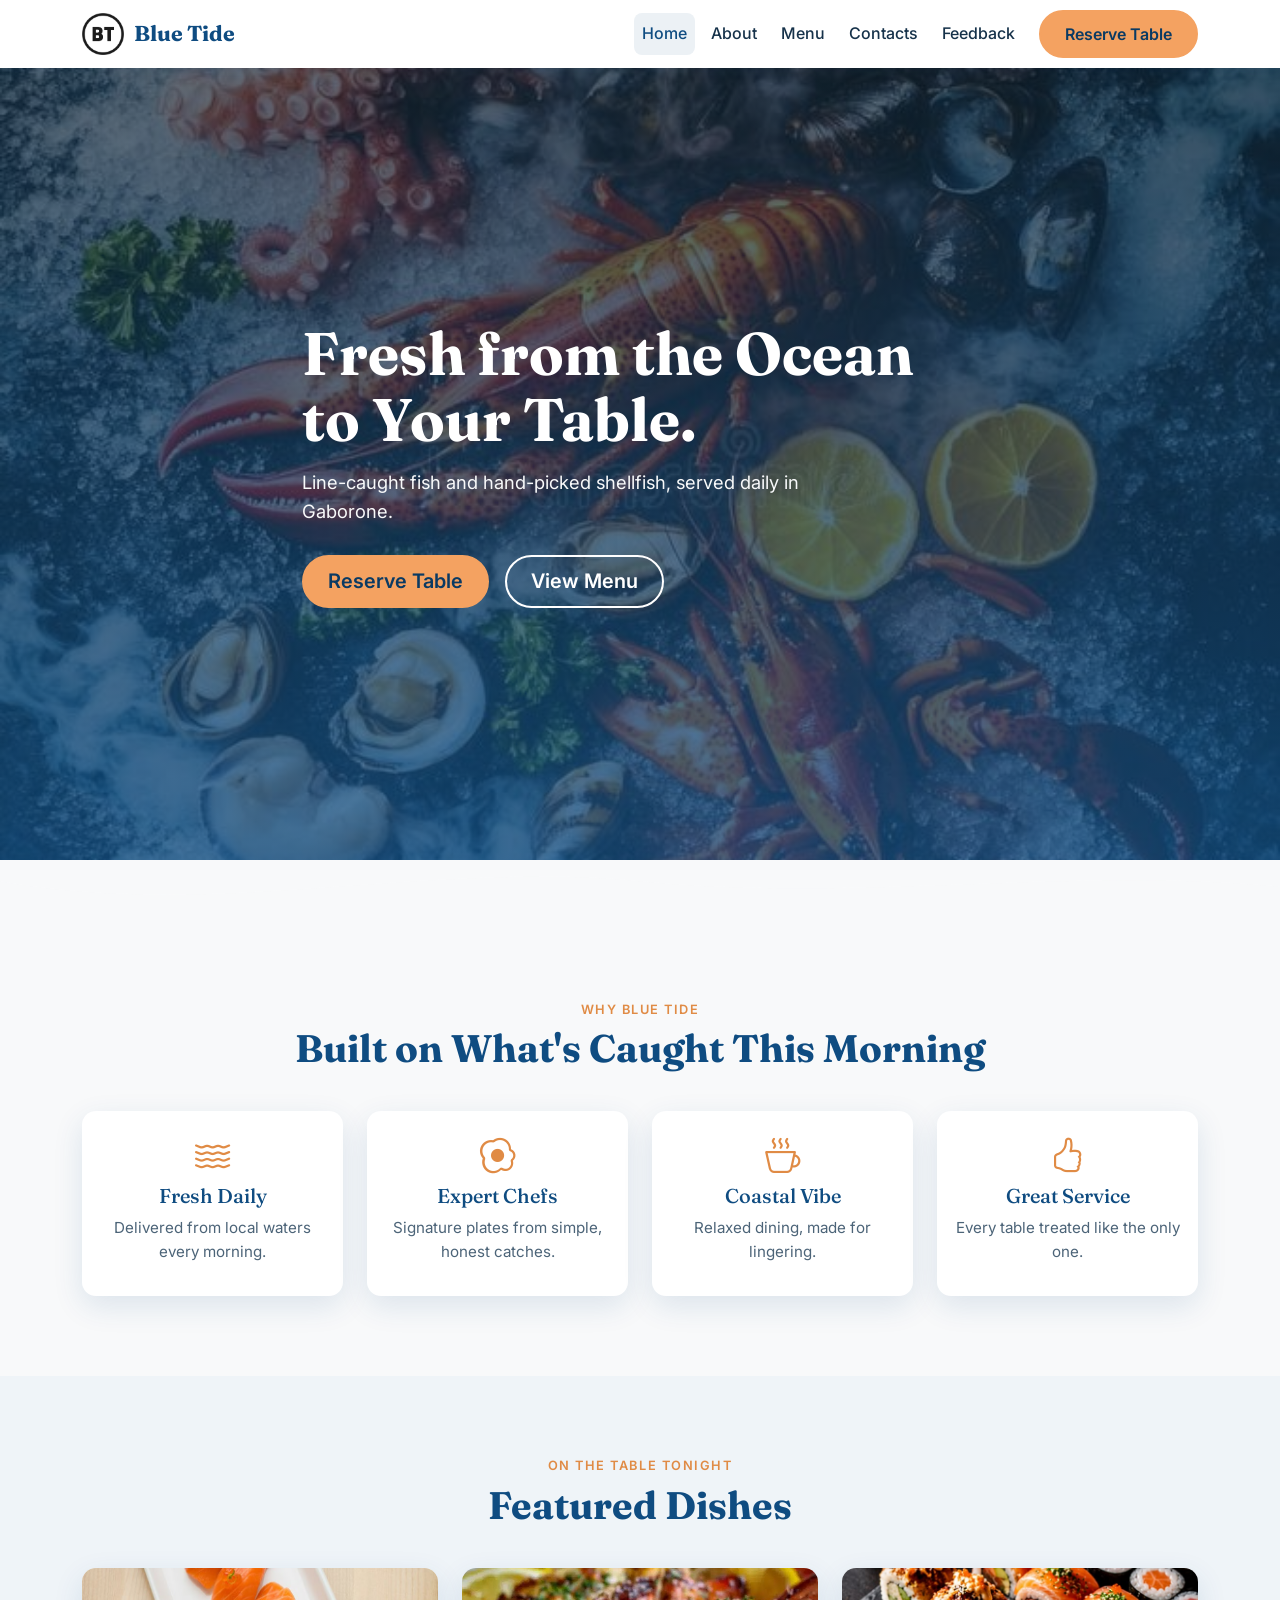
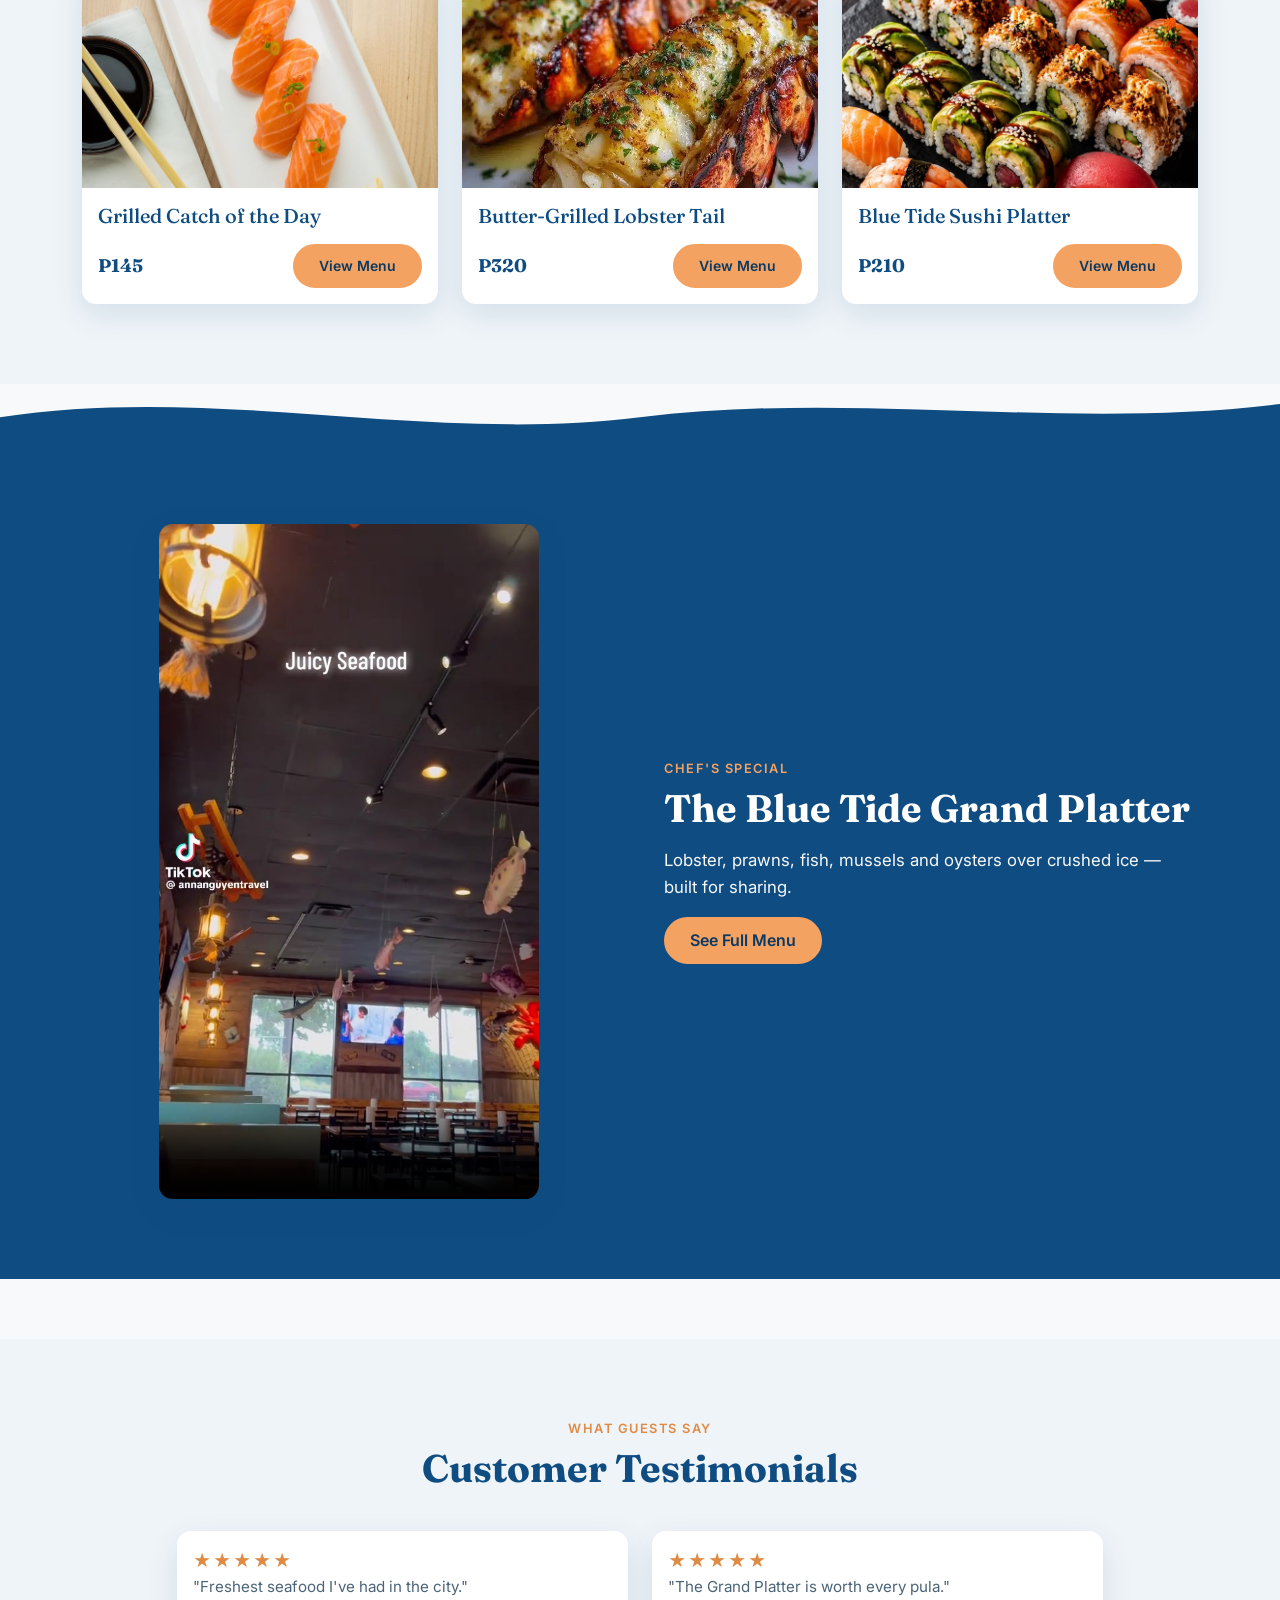
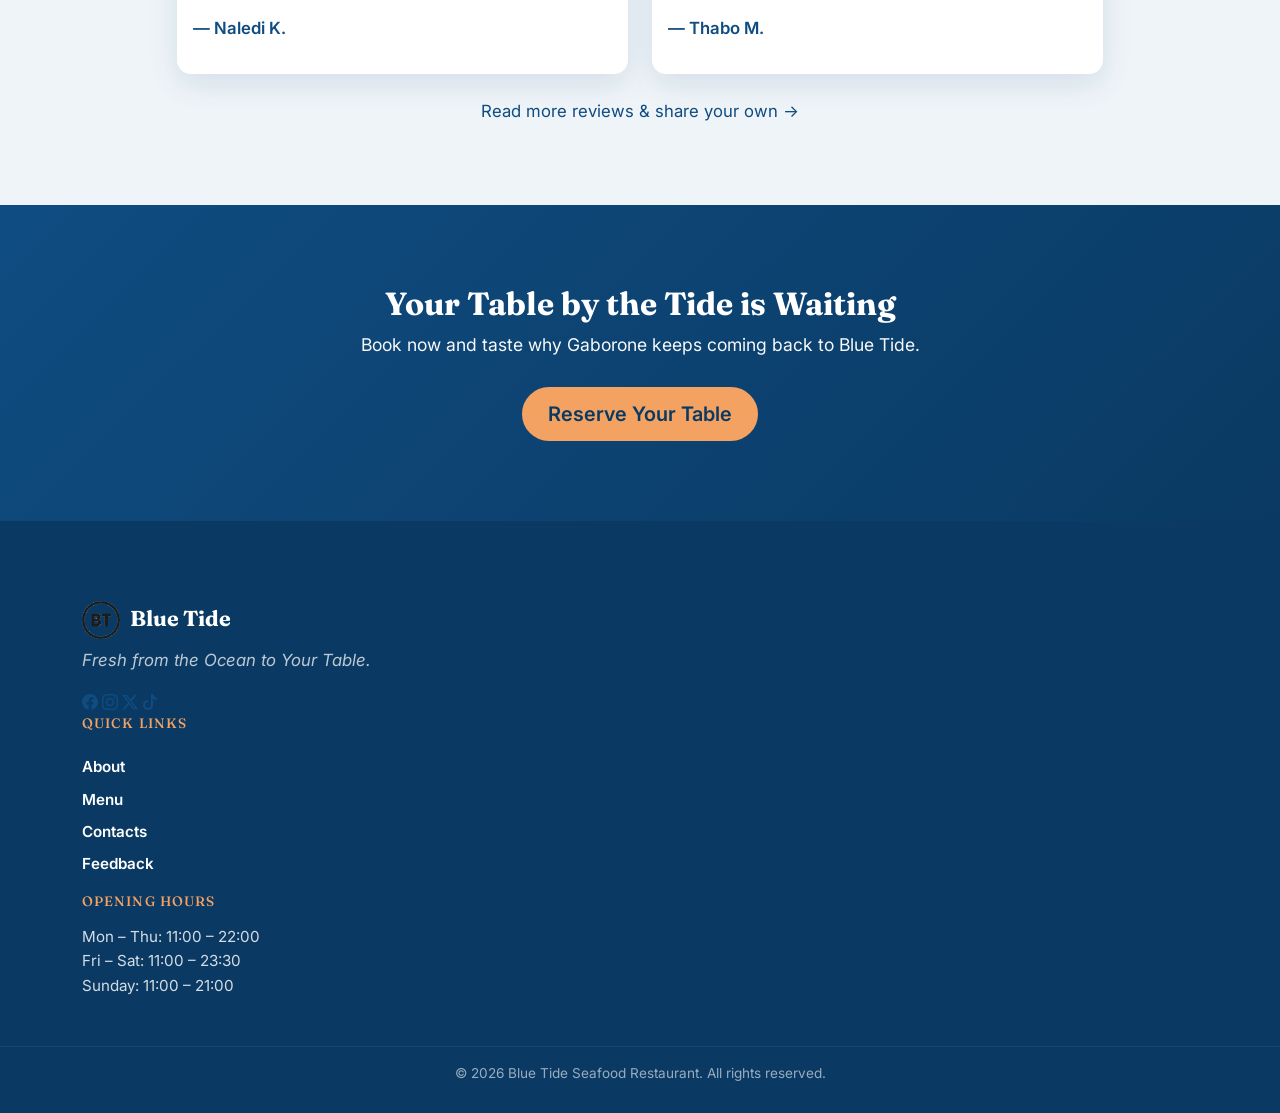
<file: index.html>
<!DOCTYPE html>
<html lang="en">
<head>
  <meta charset="UTF-8">
  <meta name="viewport" content="width=device-width, initial-scale=1.0">
  <title>Blue Tide Seafood Restaurant | Fresh from the Ocean to Your Table</title>
  <meta name="description" content="Blue Tide Seafood Restaurant — fresh fish, lobster, crab, sushi and more. Reserve your table today.">

  <link href="https://cdn.jsdelivr.net/npm/bootstrap@5.3.3/dist/css/bootstrap.min.css" rel="stylesheet">
  <link rel="preconnect" href="https://fonts.googleapis.com">
  <link href="https://fonts.googleapis.com/css2?family=Fraunces:wght@400;600;700;900&family=Inter:wght@400;500;600;700&display=swap" rel="stylesheet">
  <link rel="stylesheet" href="https://cdn.jsdelivr.net/npm/bootstrap-icons@1.11.3/font/bootstrap-icons.css">
  <link rel="stylesheet" href="css/style.css">
</head>
<body>
  <header>
    <nav class="navbar navbar-expand-lg navbar-light sticky-top bt-navbar" aria-label="Main navigation">
      <div class="container">
        <a class="navbar-brand bt-brand" href="index.html">
          <img src="images/bt-logo.png" class="bt-logo-img" alt="Blue Tide Seafood Restaurant logo" width="42" height="42">
          <span>Blue Tide</span>
        </a>
        <button class="navbar-toggler" type="button" data-bs-toggle="collapse" data-bs-target="#mainNav"
                aria-controls="mainNav" aria-expanded="false" aria-label="Toggle navigation">
          <span class="navbar-toggler-icon"></span>
        </button>
        <div class="collapse navbar-collapse" id="mainNav">
          <ul class="navbar-nav ms-auto align-items-lg-center gap-lg-2">
            <li class="nav-item"><a class="nav-link active" aria-current="page" href="index.html">Home</a></li>
            <li class="nav-item"><a class="nav-link" href="about.html">About</a></li>
            <li class="nav-item"><a class="nav-link" href="menu.html">Menu</a></li>
            <li class="nav-item"><a class="nav-link" href="contact.html">Contacts</a></li>
            <li class="nav-item"><a class="nav-link" href="feedback.html">Feedback</a></li>
            <li class="nav-item ms-lg-2">
              <a class="btn bt-btn-accent" href="contact.html">Reserve Table</a>
            </li>
          </ul>
        </div>
      </div>
    </nav>
  </header>

  <main>
    <section class="bt-hero" aria-label="Welcome to Blue Tide Seafood Restaurant">
      <div class="bt-hero-bg" role="img" aria-label="Assorted fresh seafood platter with lobster, octopus, mussels and clams on ice"></div>
      <div class="bt-hero-overlay"></div>
      <div class="container bt-hero-content">
        <h1 class="bt-hero-title">Fresh from the Ocean<br>to Your Table.</h1>
        <p class="bt-hero-sub">Line-caught fish and hand-picked shellfish, served daily in Gaborone.</p>
        <div class="bt-hero-actions">
          <a href="contact.html" class="btn btn-lg bt-btn-accent">Reserve Table</a>
          <a href="menu.html" class="btn btn-lg bt-btn-outline">View Menu</a>
        </div>
      </div>
    </section>

    <div class="bt-wave-divider bt-wave-into-light" aria-hidden="true">
      <svg viewBox="0 0 1440 90" preserveAspectRatio="none"><path d="M0,32 C240,90 480,0 720,32 C960,64 1200,10 1440,40 L1440,90 L0,90 Z"></path></svg>
    </div>
    <section class="bt-section" id="why-us">
      <div class="container">
        <p class="bt-eyebrow text-center">Why Blue Tide</p>
        <h2 class="bt-section-title text-center">Built on What's Caught This Morning</h2>
        <div class="row g-4 mt-2">
          <div class="col-6 col-lg-3">
            <div class="card bt-card h-100 text-center">
              <div class="card-body">
                <i class="bi bi-water bt-card-icon" aria-hidden="true"></i>
                <h3 class="h5 bt-card-title">Fresh Daily</h3>
                <p class="bt-card-text">Delivered from local waters every morning.</p>
              </div>
            </div>
          </div>
          <div class="col-6 col-lg-3">
            <div class="card bt-card h-100 text-center">
              <div class="card-body">
                <i class="bi bi-egg-fried bt-card-icon" aria-hidden="true"></i>
                <h3 class="h5 bt-card-title">Expert Chefs</h3>
                <p class="bt-card-text">Signature plates from simple, honest catches.</p>
              </div>
            </div>
          </div>
          <div class="col-6 col-lg-3">
            <div class="card bt-card h-100 text-center">
              <div class="card-body">
                <i class="bi bi-cup-hot bt-card-icon" aria-hidden="true"></i>
                <h3 class="h5 bt-card-title">Coastal Vibe</h3>
                <p class="bt-card-text">Relaxed dining, made for lingering.</p>
              </div>
            </div>
          </div>
          <div class="col-6 col-lg-3">
            <div class="card bt-card h-100 text-center">
              <div class="card-body">
                <i class="bi bi-hand-thumbs-up bt-card-icon" aria-hidden="true"></i>
                <h3 class="h5 bt-card-title">Great Service</h3>
                <p class="bt-card-text">Every table treated like the only one.</p>
              </div>
            </div>
          </div>
        </div>
      </div>
    </section>
    <section class="bt-section bt-section-alt" id="featured-dishes">
      <div class="container">
        <p class="bt-eyebrow text-center">On the Table Tonight</p>
        <h2 class="bt-section-title text-center">Featured Dishes</h2>
        <div class="row g-4 mt-2 justify-content-center">

          <div class="col-md-6 col-lg-4">
            <div class="card bt-card h-100">
              <img src="images/grilled-catch-of-the-day.jpg" class="card-img-top bt-card-img" alt="Whole grilled fish with lemon and herbs" title="Grilled Catch of the Day">
              <div class="card-body">
                <h3 class="h5 bt-card-title">Grilled Catch of the Day</h3>
                <div class="bt-price-row">
                  <span class="bt-price">P145</span>
                  <a href="menu.html" class="btn btn-sm bt-btn-accent">View Menu</a>
                </div>
              </div>
            </div>
          </div>

          <div class="col-md-6 col-lg-4">
            <div class="card bt-card h-100">
              <img src="images/butter-grilled-lobster-tail.jpg" class="card-img-top bt-card-img" alt="Grilled lobster tail with garlic butter" title="Butter-Grilled Lobster Tail">
              <div class="card-body">
                <h3 class="h5 bt-card-title">Butter-Grilled Lobster Tail</h3>
                <div class="bt-price-row">
                  <span class="bt-price">P320</span>
                  <a href="menu.html" class="btn btn-sm bt-btn-accent">View Menu</a>
                </div>
              </div>
            </div>
          </div>

          <div class="col-md-6 col-lg-4">
            <div class="card bt-card h-100">
              <img src="images/sushi-platter.jpg" class="card-img-top bt-card-img" alt="Assorted sushi platter" title="Blue Tide Sushi Platter">
              <div class="card-body">
                <h3 class="h5 bt-card-title">Blue Tide Sushi Platter</h3>
                <div class="bt-price-row">
                  <span class="bt-price">P210</span>
                  <a href="menu.html" class="btn btn-sm bt-btn-accent">View Menu</a>
                </div>
              </div>
            </div>
          </div>

        </div>
      </div>
    </section>

    <div class="bt-wave-divider bt-wave-into-primary" aria-hidden="true">
      <svg viewBox="0 0 1440 90" preserveAspectRatio="none"><path d="M0,50 C240,0 480,90 720,50 C960,10 1200,70 1440,30 L1440,90 L0,90 Z"></path></svg>
    </div>

    <section class="bt-section bt-section-primary" id="chefs-special">
      <div class="container">
        <div class="row align-items-center g-5">
          <div class="col-lg-6">
            <div class="bt-promo-video-wrap">
              <video class="bt-promo-video" src="videos/restaurant-experience.mp4" poster="images/promo-poster.jpg" autoplay muted loop playsinline controls aria-label="A look inside Blue Tide Seafood Restaurant"></video>
            </div>
          </div>
          <div class="col-lg-6">
            <p class="bt-eyebrow bt-eyebrow-light">Chef's Special</p>
            <h2 class="bt-section-title bt-section-title-light">The Blue Tide Grand Platter</h2>
            <p class="bt-special-text">
              Lobster, prawns, fish, mussels and oysters over crushed ice — built for sharing.
            </p>
            <a href="menu.html" class="btn bt-btn-accent">See Full Menu</a>
          </div>
        </div>
      </div>
    </section>

    <div class="bt-wave-divider bt-wave-into-light" aria-hidden="true">
      <svg viewBox="0 0 1440 90" preserveAspectRatio="none"><path d="M0,32 C240,90 480,0 720,32 C960,64 1200,10 1440,40 L1440,90 L0,90 Z"></path></svg>
    </div>
    <section class="bt-section bt-section-alt" id="testimonials">
      <div class="container">
        <p class="bt-eyebrow text-center">What Guests Say</p>
        <h2 class="bt-section-title text-center">Customer Testimonials</h2>
        <div class="row g-4 mt-2 justify-content-center">
          <div class="col-md-5">
            <div class="card bt-card h-100">
              <div class="card-body">
                <div class="bt-stars" role="img" aria-label="5 out of 5 stars">★★★★★</div>
                <p class="bt-card-text">"Freshest seafood I've had in the city."</p>
                <p class="bt-testimonial-author">— Naledi K.</p>
              </div>
            </div>
          </div>
          <div class="col-md-5">
            <div class="card bt-card h-100">
              <div class="card-body">
                <div class="bt-stars" role="img" aria-label="5 out of 5 stars">★★★★★</div>
                <p class="bt-card-text">"The Grand Platter is worth every pula."</p>
                <p class="bt-testimonial-author">— Thabo M.</p>
              </div>
            </div>
          </div>
        </div>
        <p class="text-center mt-4 mb-0">
          <a href="feedback.html">Read more reviews &amp; share your own &rarr;</a>
        </p>
      </div>
    </section>
    <section class="bt-cta" id="cta">
      <div class="container text-center">
        <h2 class="bt-cta-title">Your Table by the Tide is Waiting</h2>
        <p class="bt-cta-text">Book now and taste why Gaborone keeps coming back to Blue Tide.</p>
        <a href="contact.html" class="btn btn-lg bt-btn-accent">Reserve Your Table</a>
      </div>
    </section>
  </main>
  <footer class="bt-footer">
    <div class="container">
      <div class="row g-4">
        <div class="col-md-4">
          <a class="bt-brand bt-brand-footer" href="index.html">
            <img src="images/bt-logo.png" class="bt-logo-img bt-logo-img-footer" alt="Blue Tide Seafood Restaurant logo" width="38" height="38">
            <span>Blue Tide</span>
          </a>
          <p class="bt-footer-tagline">Fresh from the Ocean to Your Table.</p>
       <div class="bt-social" role="navigation" aria-label="Social media links"></div>
            <a href="#" aria-label="Facebook"><i class="bi bi-facebook"></i></a>
            <a href="#" aria-label="Instagram"><i class="bi bi-instagram"></i></a>
            <a href="#" aria-label="Twitter / X"><i class="bi bi-twitter-x"></i></a>
            <a href="#" aria-label="TikTok"><i class="bi bi-tiktok"></i></a>
          </div>
        </div>
        <div class="col-md-4">
          <h3 class="h6 bt-footer-heading">Quick Links</h3>
          <p class="bt-footer-text">
            <a class="bt-footer-text" href="about.html">About</a><br>
            <a class="bt-footer-text" href="menu.html">Menu</a><br>
            <a class="bt-footer-text" href="contact.html">Contacts</a><br>
            <a class="bt-footer-text" href="feedback.html">Feedback</a>
          </p>
        </div>
        <div class="col-md-4">
          <h3 class="h6 bt-footer-heading">Opening Hours</h3>
          <p class="bt-footer-text">
            Mon – Thu: 11:00 – 22:00<br>
            Fri – Sat: 11:00 – 23:30<br>
            Sunday: 11:00 – 21:00
          </p>
        </div>
      </div>
      <hr class="bt-footer-rule">
      <p class="bt-footer-copy">&copy; 2026 Blue Tide Seafood Restaurant. All rights reserved.</p>
  </footer>

  <button id="backToTop" class="bt-back-to-top" aria-label="Back to top" title="Back to top">
    <i class="bi bi-arrow-up"></i>
  </button>

  <script src="https://cdn.jsdelivr.net/npm/bootstrap@5.3.3/dist/js/bootstrap.bundle.min.js"></script>
  <script src="js/script.js"></script>
</body>
</html>
</file>
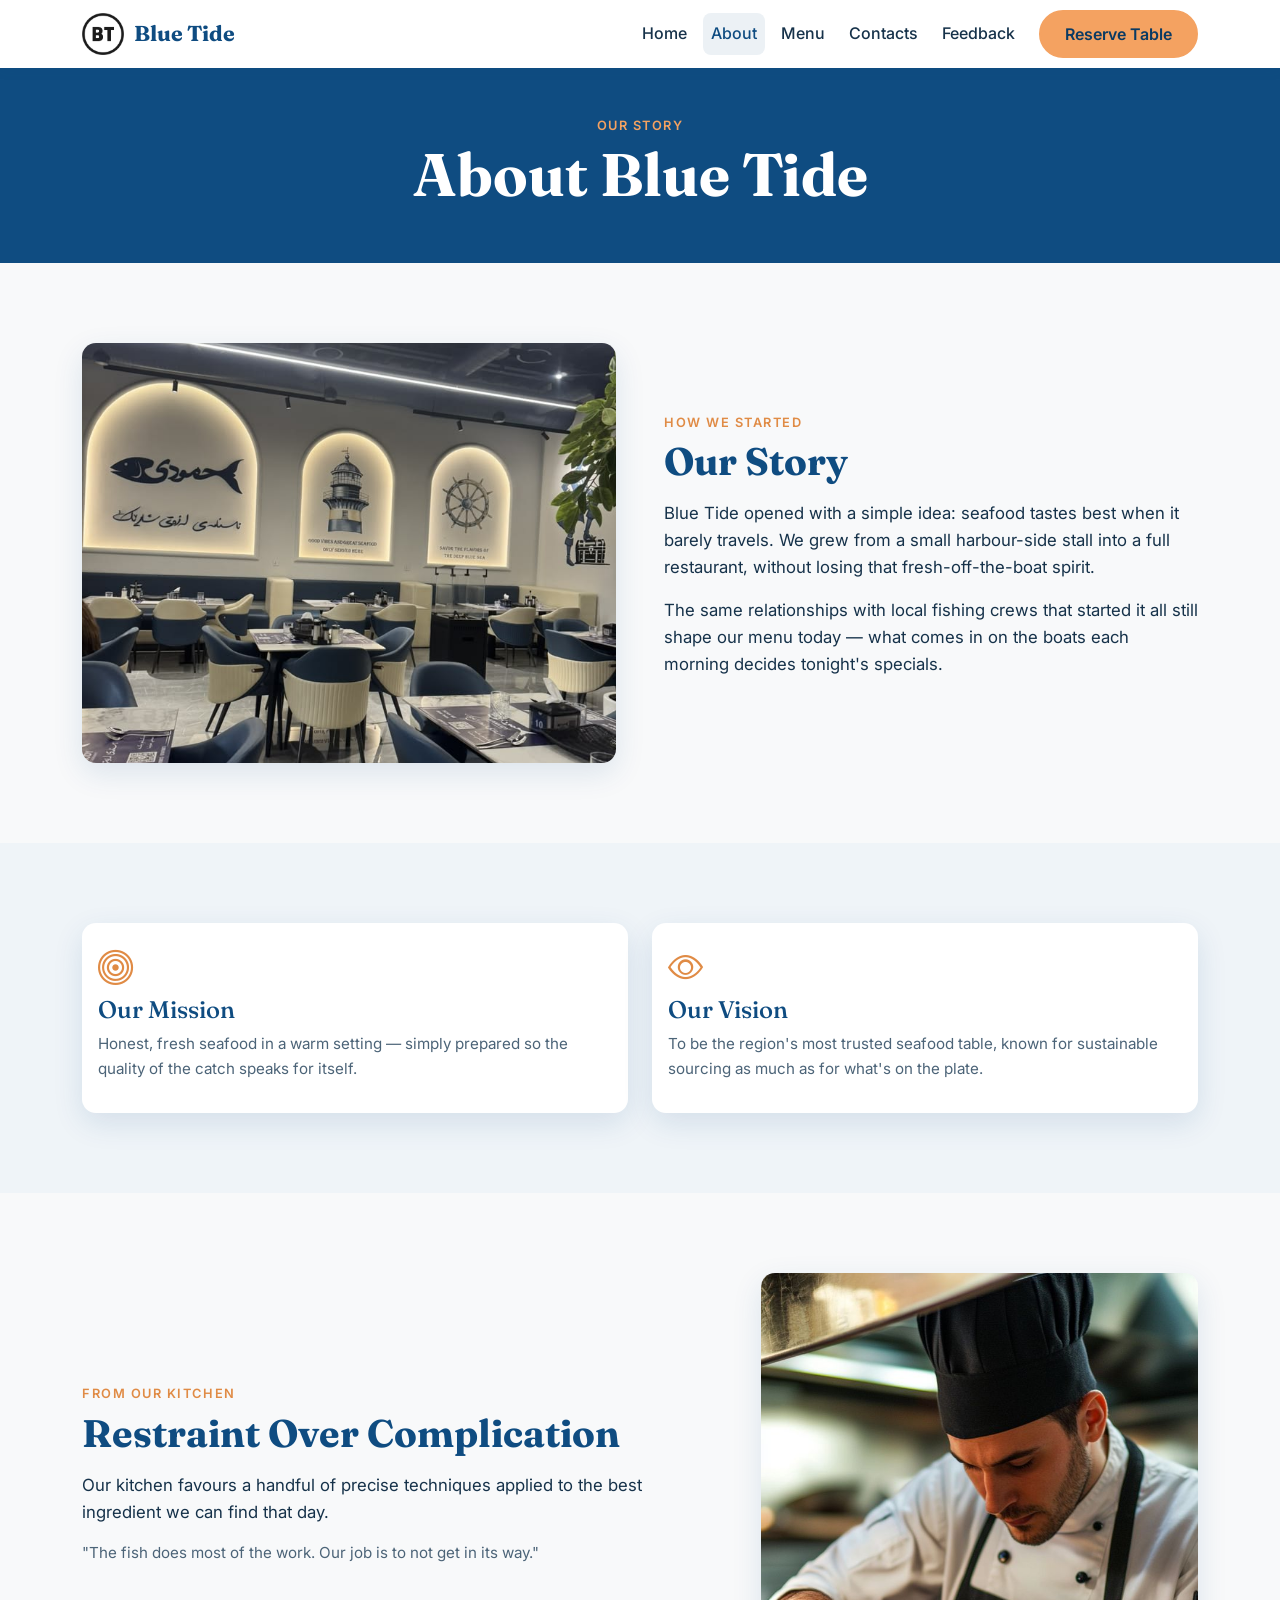
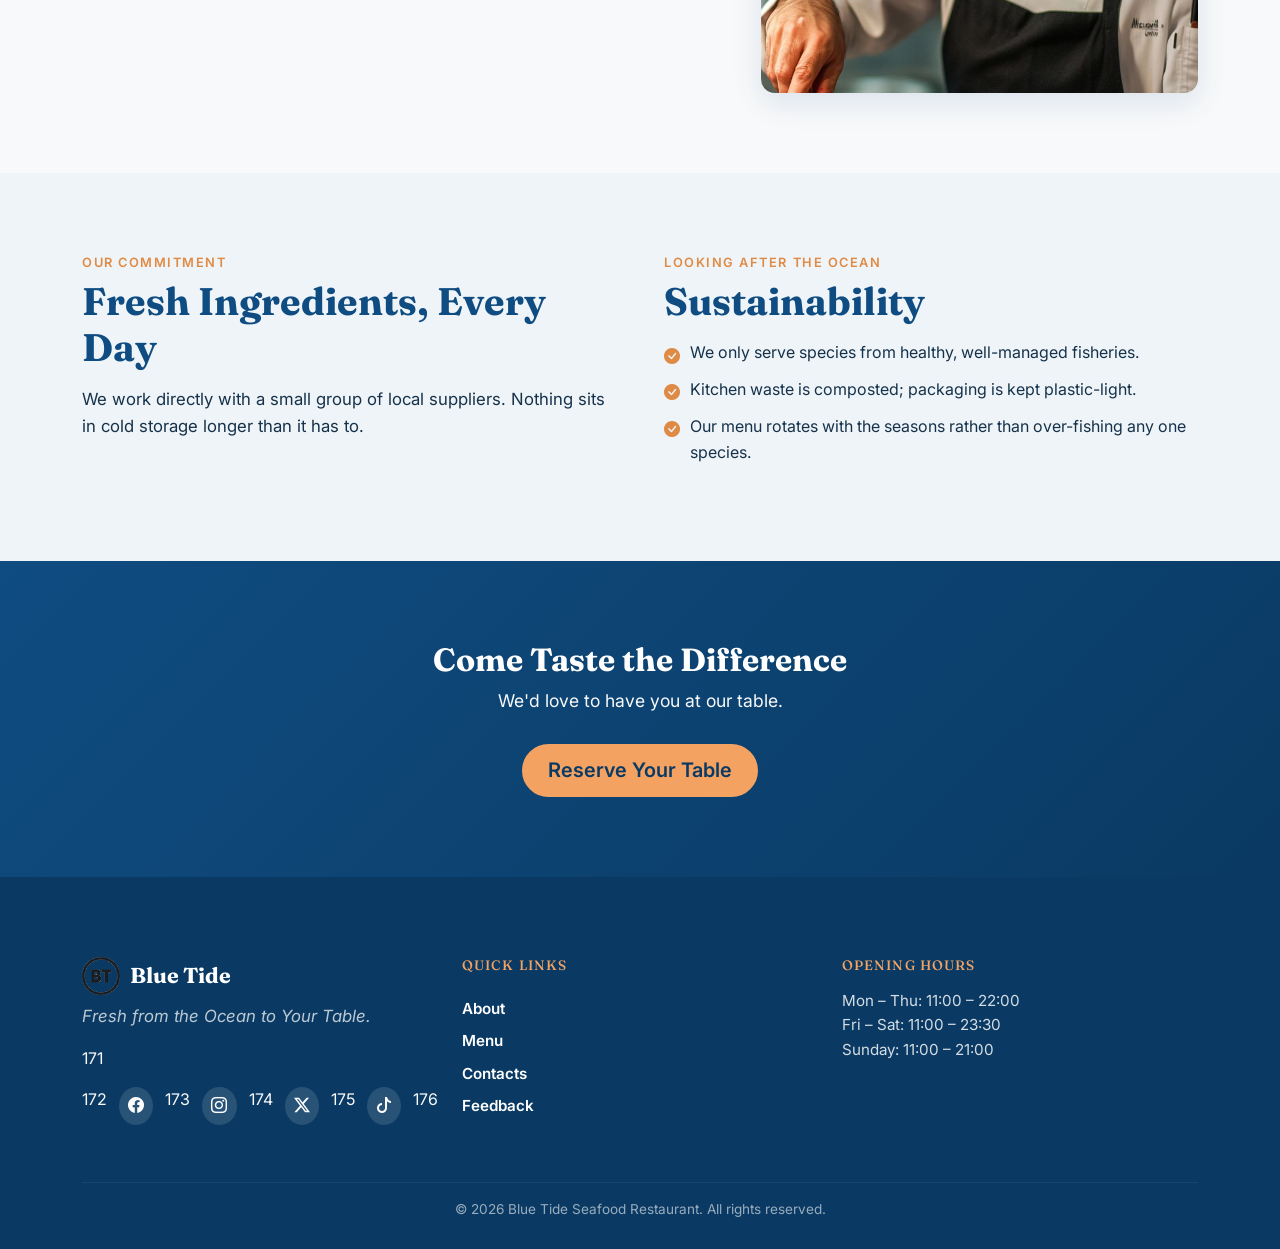
<file: about.html>
<!DOCTYPE html>
<html lang="en">
<head>
  <meta charset="UTF-8">
  <meta name="viewport" content="width=device-width, initial-scale=1.0">
  <title>About Us | Blue Tide Seafood Restaurant</title>
  <meta name="description" content="Learn the story behind Blue Tide Seafood Restaurant, our mission, and our commitment to sustainable seafood.">

  <link href="https://cdn.jsdelivr.net/npm/bootstrap@5.3.3/dist/css/bootstrap.min.css" rel="stylesheet">
  <link rel="preconnect" href="https://fonts.googleapis.com">
  <link href="https://fonts.googleapis.com/css2?family=Fraunces:wght@400;600;700;900&family=Inter:wght@400;500;600;700&display=swap" rel="stylesheet">
  <link rel="stylesheet" href="https://cdn.jsdelivr.net/npm/bootstrap-icons@1.11.3/font/bootstrap-icons.css">
  <link rel="stylesheet" href="css/style.css">
</head>
<body>

  <header>
    <nav class="navbar navbar-expand-lg navbar-light sticky-top bt-navbar" aria-label="Main navigation">
      <div class="container">
        <a class="navbar-brand bt-brand" href="index.html">
          <img src="images/bt-logo.png" class="bt-logo-img" alt="Blue Tide Seafood Restaurant logo" width="42" height="42">
          <span>Blue Tide</span>
        </a>
        <button class="navbar-toggler" type="button" data-bs-toggle="collapse" data-bs-target="#mainNav"
                aria-controls="mainNav" aria-expanded="false" aria-label="Toggle navigation">
          <span class="navbar-toggler-icon"></span>
        </button>
        <div class="collapse navbar-collapse" id="mainNav">
          <ul class="navbar-nav ms-auto align-items-lg-center gap-lg-2">
            <li class="nav-item"><a class="nav-link" href="index.html">Home</a></li>
            <li class="nav-item"><a class="nav-link active" aria-current="page" href="about.html">About</a></li>
            <li class="nav-item"><a class="nav-link" href="menu.html">Menu</a></li>
            <li class="nav-item"><a class="nav-link" href="contact.html">Contacts</a></li>
            <li class="nav-item"><a class="nav-link" href="feedback.html">Feedback</a></li>
            <li class="nav-item ms-lg-2">
              <a class="btn bt-btn-accent" href="contact.html">Reserve Table</a>
            </li>
          </ul>
        </div>
      </div>
    </nav>
  </header>

  <main>
    <section class="bt-section-primary py-5">
      <div class="container text-center">
        <p class="bt-eyebrow bt-eyebrow-light">Our Story</p>
        <h1 class="bt-section-title-light">About Blue Tide</h1>
      </div>
    </section>

    <section class="bt-section" id="our-story">
      <div class="container">
        <div class="row align-items-center g-5">
          <div class="col-lg-6">
            <img src="images/restaurant-story.jpg" class="bt-about-img" alt="Blue Tide grand seafood platter for two" title="Our Story">
          </div>
          <div class="col-lg-6">
            <p class="bt-eyebrow">How We Started</p>
            <h2 class="bt-section-title">Our Story</h2>
            <p>
              Blue Tide opened with a simple idea: seafood tastes best when it barely travels.
              We grew from a small harbour-side stall into a full restaurant, without losing
              that fresh-off-the-boat spirit.
            </p>
            <p>
              The same relationships with local fishing crews that started it all still shape
              our menu today — what comes in on the boats each morning decides tonight's specials.
            </p>
          </div>
        </div>
      </div>
    </section>

    <section class="bt-section bt-section-alt" id="mission-vision">
      <div class="container">
        <div class="row g-4">
          <div class="col-md-6">
            <div class="card bt-card h-100">
              <div class="card-body">
                <i class="bi bi-bullseye bt-card-icon" aria-hidden="true"></i>
                <h2 class="h4 bt-card-title">Our Mission</h2>
                <p class="bt-card-text">
                  Honest, fresh seafood in a warm setting — simply prepared so the quality
                  of the catch speaks for itself.
                </p>
              </div>
            </div>
          </div>
          <div class="col-md-6">
            <div class="card bt-card h-100">
              <div class="card-body">
                <i class="bi bi-eye bt-card-icon" aria-hidden="true"></i>
                <h2 class="h4 bt-card-title">Our Vision</h2>
                <p class="bt-card-text">
                  To be the region's most trusted seafood table, known for sustainable
                  sourcing as much as for what's on the plate.
                </p>
              </div>
            </div>
          </div>
        </div>
      </div>
    </section>

    <section class="bt-section" id="from-our-kitchen">
      <div class="container">
        <div class="row align-items-center g-5 flex-lg-row-reverse">
          <div class="col-lg-5">
            <img src="images/chefs-tasting-plate.jpg" class="bt-about-img bt-about-img-top" alt="Chef's plated seafood tasting dish" title="From Our Kitchen">
          </div>
          <div class="col-lg-7">
            <p class="bt-eyebrow">From Our Kitchen</p>
            <h2 class="bt-section-title">Restraint Over Complication</h2>
            <p>
              Our kitchen favours a handful of precise techniques applied to the best
              ingredient we can find that day.
            </p>
            <p class="bt-card-text">"The fish does most of the work. Our job is to not get in its way."</p>
          </div>
        </div>
      </div>
    </section>

    <section class="bt-section bt-section-alt" id="sustainability">
      <div class="container">
        <div class="row g-5 align-items-start">
          <div class="col-lg-6">
            <p class="bt-eyebrow">Our Commitment</p>
            <h2 class="bt-section-title">Fresh Ingredients, Every Day</h2>
            <p>
              We work directly with a small group of local suppliers. Nothing sits in cold
              storage longer than it has to.
            </p>
          </div>
          <div class="col-lg-6">
            <p class="bt-eyebrow">Looking After the Ocean</p>
            <h2 class="bt-section-title">Sustainability</h2>
            <ul class="bt-value-list">
              <li><i class="bi bi-check-circle-fill"></i><span>We only serve species from healthy, well-managed fisheries.</span></li>
              <li><i class="bi bi-check-circle-fill"></i><span>Kitchen waste is composted; packaging is kept plastic-light.</span></li>
              <li><i class="bi bi-check-circle-fill"></i><span>Our menu rotates with the seasons rather than over-fishing any one species.</span></li>
            </ul>
          </div>
        </div>
      </div>
    </section>

    <section class="bt-cta">
      <div class="container text-center">
        <h2 class="bt-cta-title">Come Taste the Difference</h2>
        <p class="bt-cta-text">We'd love to have you at our table.</p>
        <a href="contact.html" class="btn btn-lg bt-btn-accent">Reserve Your Table</a>
      </div>
    </section>
  </main>

  <footer class="bt-footer">
    <div class="container">
      <div class="row g-4">
        <div class="col-md-4">
          <a class="bt-brand bt-brand-footer" href="index.html">
            <img src="images/bt-logo.png" class="bt-logo-img bt-logo-img-footer" alt="Blue Tide Seafood Restaurant logo" width="38" height="38">
            <span>Blue Tide</span>
          </a>
          <p class="bt-footer-tagline">Fresh from the Ocean to Your Table.</p>
        171    <nav class="bt-social" aria-label="Social media links">
172    <a href="#" aria-label="Facebook"><i class="bi bi-facebook"></i></a>
173    <a href="#" aria-label="Instagram"><i class="bi bi-instagram"></i></a>
174    <a href="#" aria-label="Twitter / X"><i class="bi bi-twitter-x"></i></a>
175    <a href="#" aria-label="TikTok"><i class="bi bi-tiktok"></i></a>
176    </nav>
        </div>
        <div class="col-md-4">
          <h3 class="h6 bt-footer-heading">Quick Links</h3>
          <p class="bt-footer-text">
            <a class="bt-footer-text" href="about.html">About</a><br>
            <a class="bt-footer-text" href="menu.html">Menu</a><br>
            <a class="bt-footer-text" href="contact.html">Contacts</a><br>
            <a class="bt-footer-text" href="feedback.html">Feedback</a>
          </p>
        </div>
        <div class="col-md-4">
          <h3 class="h6 bt-footer-heading">Opening Hours</h3>
          <p class="bt-footer-text">
            Mon – Thu: 11:00 – 22:00<br>
            Fri – Sat: 11:00 – 23:30<br>
            Sunday: 11:00 – 21:00
          </p>
        </div>
      </div>
      <hr class="bt-footer-rule">
      <p class="bt-footer-copy">&copy; 2026 Blue Tide Seafood Restaurant. All rights reserved.</p>
    </div>
  </footer>

  <button id="backToTop" class="bt-back-to-top" aria-label="Back to top" title="Back to top">
    <i class="bi bi-arrow-up"></i>
  </button>

  <script src="https://cdn.jsdelivr.net/npm/bootstrap@5.3.3/dist/js/bootstrap.bundle.min.js"></script>
  <script src="js/script.js"></script>
</body>
</html>
</file>
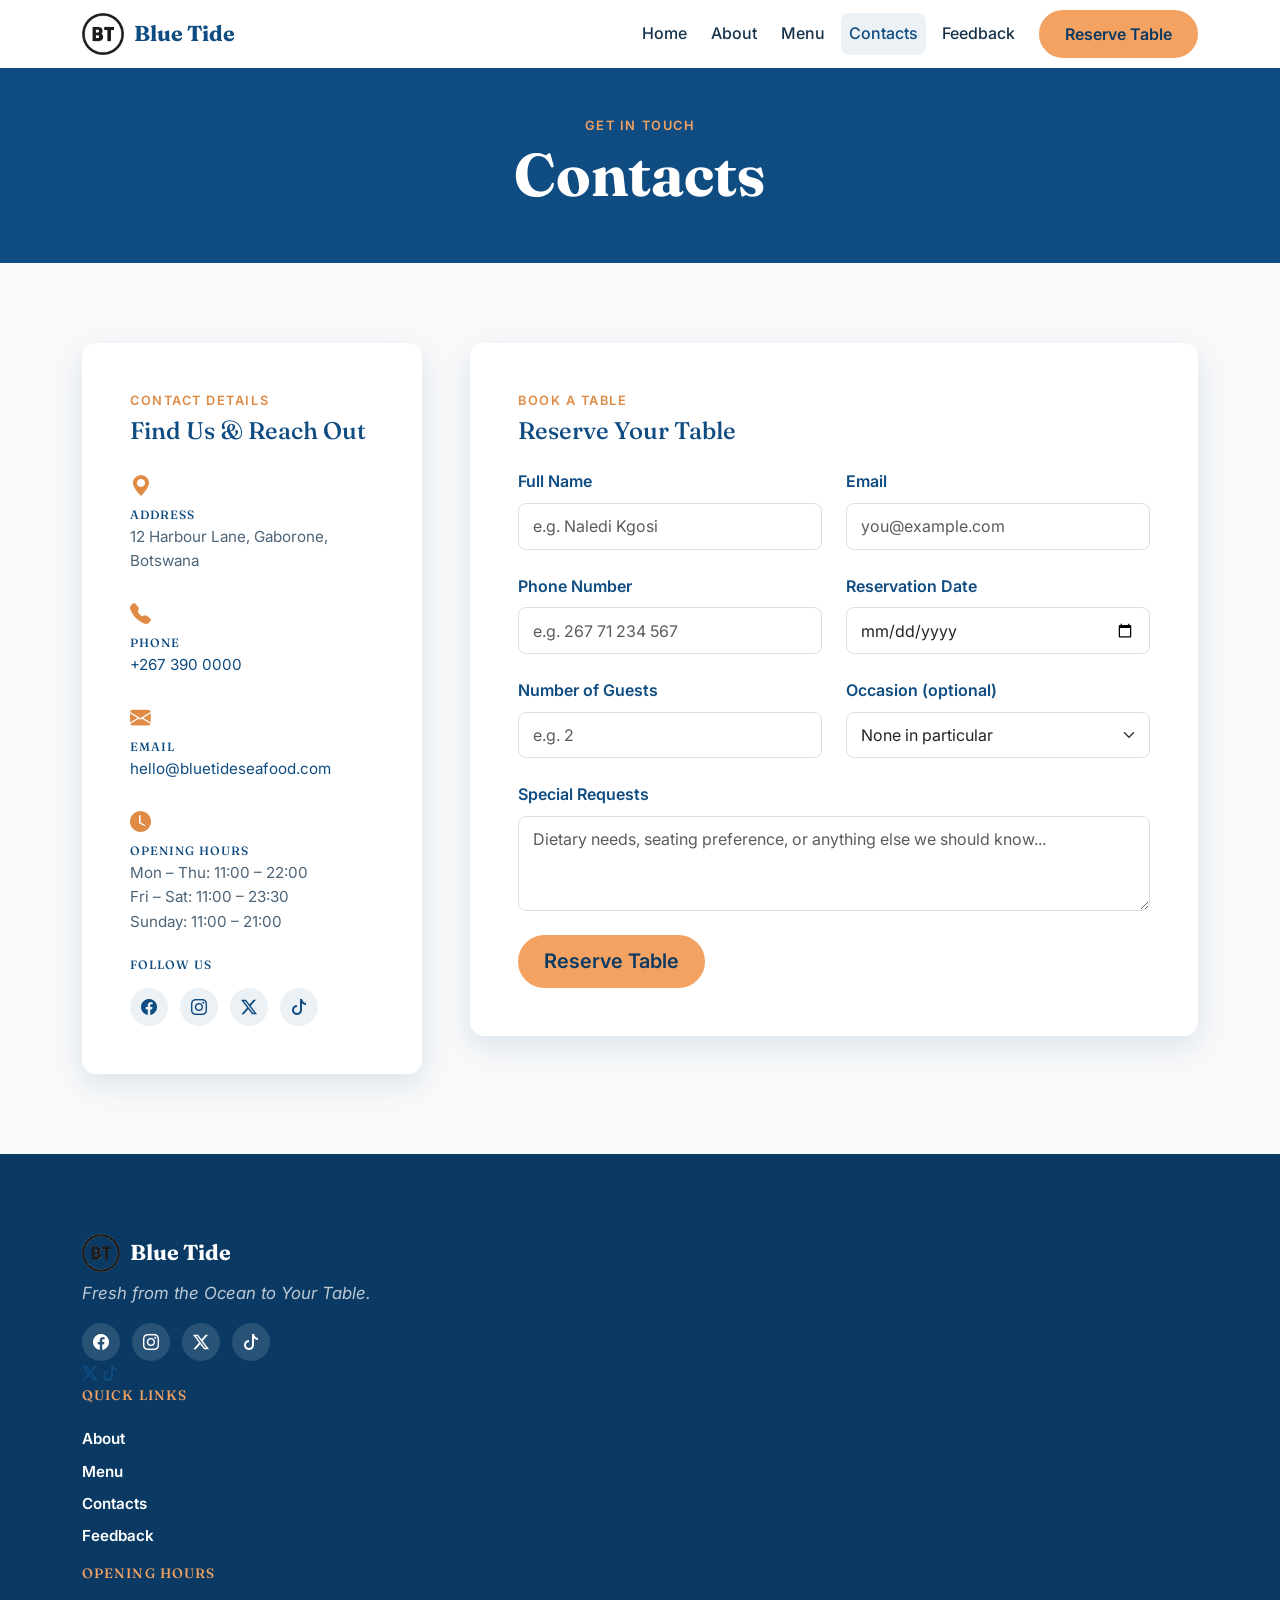
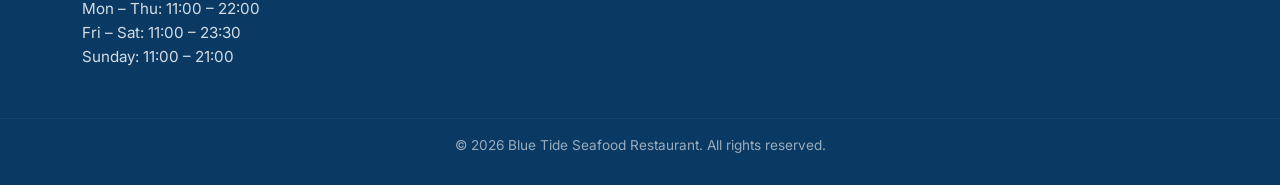
<file: contact.html>
<!DOCTYPE html>
<html lang="en">
<head>
  <meta charset="UTF-8">
  <meta name="viewport" content="width=device-width, initial-scale=1.0">
  <title>Contacts &amp; Reservation | Blue Tide Seafood Restaurant</title>
  <meta name="description" content="Get in touch with Blue Tide Seafood Restaurant and reserve your table — address, phone, hours and booking form all in one place.">

  <link href="https://cdn.jsdelivr.net/npm/bootstrap@5.3.3/dist/css/bootstrap.min.css" rel="stylesheet">
  <link rel="preconnect" href="https://fonts.googleapis.com">
  <link href="https://fonts.googleapis.com/css2?family=Fraunces:wght@400;600;700;900&family=Inter:wght@400;500;600;700&display=swap" rel="stylesheet">
  <link rel="stylesheet" href="https://cdn.jsdelivr.net/npm/bootstrap-icons@1.11.3/font/bootstrap-icons.css">
  <link rel="stylesheet" href="css/style.css">
</head>
<body>

  <header>
    <nav class="navbar navbar-expand-lg navbar-light sticky-top bt-navbar" aria-label="Main navigation">
      <div class="container">
        <a class="navbar-brand bt-brand" href="index.html">
          <img src="images/bt-logo.png" class="bt-logo-img" alt="Blue Tide Seafood Restaurant logo" width="42" height="42">
          <span>Blue Tide</span>
        </a>
        <button class="navbar-toggler" type="button" data-bs-toggle="collapse" data-bs-target="#mainNav"
                aria-controls="mainNav" aria-expanded="false" aria-label="Toggle navigation">
          <span class="navbar-toggler-icon"></span>
        </button>
        <div class="collapse navbar-collapse" id="mainNav">
          <ul class="navbar-nav ms-auto align-items-lg-center gap-lg-2">
            <li class="nav-item"><a class="nav-link" href="index.html">Home</a></li>
            <li class="nav-item"><a class="nav-link" href="about.html">About</a></li>
            <li class="nav-item"><a class="nav-link" href="menu.html">Menu</a></li>
            <li class="nav-item"><a class="nav-link active" aria-current="page" href="contact.html">Contacts</a></li>
            <li class="nav-item"><a class="nav-link" href="feedback.html">Feedback</a></li>
            <li class="nav-item ms-lg-2">
              <a class="btn bt-btn-accent" href="#reserve">Reserve Table</a>
            </li>
          </ul>
        </div>
      </div>
    </nav>
  </header>

  <main>
    <section class="bt-section-primary py-5">
      <div class="container text-center">
        <p class="bt-eyebrow bt-eyebrow-light">Get in Touch</p>
        <h1 class="bt-section-title-light">Contacts</h1>
      </div>
    </section>

    <section class="bt-section" id="reserve">
      <div class="container">
        <div class="row g-4 g-lg-5">

          <div class="col-lg-4">
            <div class="bt-form-card h-100">
              <p class="bt-eyebrow">Contact Details</p>
              <h2 class="h4 bt-card-title mb-4">Find Us &amp; Reach Out</h2>

              <div class="bt-contact-item mb-4">
                <i class="bi bi-geo-alt-fill bt-card-icon" aria-hidden="true"></i>
                <h3 class="h6 bt-footer-heading">Address</h3>
                <address class="bt-card-text mb-0">12 Harbour Lane, Gaborone, Botswana</address>
              </div>

              <div class="bt-contact-item mb-4">
                <i class="bi bi-telephone-fill bt-card-icon" aria-hidden="true"></i>
                <h3 class="h6 bt-footer-heading">Phone</h3>
                <p class="bt-card-text mb-0"><a href="tel:+2673900000">+267 390 0000</a></p>
              </div>

              <div class="bt-contact-item mb-4">
                <i class="bi bi-envelope-fill bt-card-icon" aria-hidden="true"></i>
                <h3 class="h6 bt-footer-heading">Email</h3>
                <p class="bt-card-text mb-0"><a href="mailto:hello@bluetideseafood.com">hello@bluetideseafood.com</a></p>
              </div>

              <div class="bt-contact-item mb-4">
                <i class="bi bi-clock-fill bt-card-icon" aria-hidden="true"></i>
                <h3 class="h6 bt-footer-heading">Opening Hours</h3>
                <p class="bt-card-text mb-0">
                  Mon – Thu: 11:00 – 22:00<br>
                  Fri – Sat: 11:00 – 23:30<br>
                  Sunday: 11:00 – 21:00
                </p>
              </div>

    <div class="bt-contact-item">
    <h3 class="h6 bt-footer-heading">Follow Us</h3>
    <nav class="bt-social bt-social-light" aria-label="Social media links">
    <a href="#" aria-label="Facebook"><i class="bi bi-facebook"></i></a>
   <a href="#" aria-label="Instagram"><i class="bi bi-instagram"></i></a>
    <a href="#" aria-label="Twitter / X"><i class="bi bi-twitter-x"></i></a>
    <a href="#" aria-label="TikTok"><i class="bi bi-tiktok"></i></a>
   </nav>
   </div>
            </div>
          </div>

          <div class="col-lg-8">
            <div class="bt-form-card">
              <p class="bt-eyebrow">Book a Table</p>
              <h2 class="h4 bt-card-title mb-4">Reserve Your Table</h2>

              <form id="reservationForm" novalidate>

                <div class="row g-4">

                  <div class="col-md-6">
                    <label for="fullName" class="form-label">Full Name</label>
                    <input
                      type="text"
                      class="form-control"
                      id="fullName"
                      name="fullName"
                      placeholder="e.g. Naledi Kgosi"
                      maxlength="80"
                      required>
                  </div>

                  <div class="col-md-6">
                    <label for="email" class="form-label">Email</label>
                    <input
                      type="email"
                      class="form-control"
                      id="email"
                      name="email"
                      placeholder="you@example.com"
                      required>
                  </div>

                  <div class="col-md-6">
                    <label for="phone" class="form-label">Phone Number</label>
                    <input
                      type="tel"
                      class="form-control"
                      id="phone"
                      name="phone"
                      placeholder="e.g. 267 71 234 567"
                      pattern="[0-9\s\+\-]{7,15}"
                      required>
                  </div>

                  <div class="col-md-6">
                    <label for="reservationDate" class="form-label">Reservation Date</label>
                    <input
                      type="date"
                      class="form-control"
                      id="reservationDate"
                      name="reservationDate"
                      required>
                  </div>

                  <div class="col-md-6">
                    <label for="guests" class="form-label">Number of Guests</label>
                    <input
                      type="number"
                      class="form-control"
                      id="guests"
                      name="guests"
                      min="1"
                      max="20"
                      placeholder="e.g. 2"
                      required>
                  </div>

                  <div class="col-md-6">
                    <label for="favouriteDish" class="form-label">Occasion (optional)</label>
                    <select class="form-select" id="favouriteDish" name="occasion">
                      <option value="" selected>None in particular</option>
                      <option value="Birthday">Birthday</option>
                      <option value="Anniversary">Anniversary</option>
                      <option value="Business Dinner">Business Dinner</option>
                      <option value="Other">Other</option>
                    </select>
                  </div>

                  <div class="col-12">
                    <label for="comments" class="form-label">Special Requests</label>
                    <textarea
                      class="form-control"
                      id="comments"
                      name="comments"
                      rows="3"
                      maxlength="500"
                      placeholder="Dietary needs, seating preference, or anything else we should know..."></textarea>
                  </div>

                  <div class="col-12">
                    <button type="submit" class="btn btn-lg bt-btn-accent">Reserve Table</button>
                  </div>

                </div>
              </form>

              <div id="formConfirmation" class="bt-form-confirmation"></div>

            </div>
          </div>

        </div>
      </div>
    </section>
  </main>

  <footer class="bt-footer">
    <div class="container">
      <div class="row g-4">
        <div class="col-md-4">
          <a class="bt-brand bt-brand-footer" href="index.html">
            <img src="images/bt-logo.png" class="bt-logo-img bt-logo-img-footer" alt="Blue Tide Seafood Restaurant logo" width="38" height="38">
            <span>Blue Tide</span>
          </a>
    <p class="bt-footer-tagline">Fresh from the Ocean to Your Table.</p>
   <nav class="bt-social" aria-label="Social media links">
    <a href="#" aria-label="Facebook"><i class="bi bi-facebook"></i></a> <a href="#" aria-label="Instagram"><i class="bi bi-instagram"></i></a> <a href="#" aria-label="Twitter / X"><i class="bi bi-twitter-x"></i></a> <a href="#" aria-label="TikTok"><i class="bi bi-tiktok"></i></a>
    </nav>
            <a href="#" aria-label="Twitter / X"><i class="bi bi-twitter-x"></i></a>
            <a href="#" aria-label="TikTok"><i class="bi bi-tiktok"></i></a>
          </div>
        </div>
        <div class="col-md-4">
          <h3 class="h6 bt-footer-heading">Quick Links</h3>
          <p class="bt-footer-text">
            <a class="bt-footer-text" href="about.html">About</a><br>
            <a class="bt-footer-text" href="menu.html">Menu</a><br>
            <a class="bt-footer-text" href="contact.html">Contacts</a><br>
            <a class="bt-footer-text" href="feedback.html">Feedback</a>
          </p>
        </div>
        <div class="col-md-4">
          <h3 class="h6 bt-footer-heading">Opening Hours</h3>
          <p class="bt-footer-text">
            Mon – Thu: 11:00 – 22:00<br>
            Fri – Sat: 11:00 – 23:30<br>
            Sunday: 11:00 – 21:00
          </p>
        </div>
      </div>
      <hr class="bt-footer-rule">
      <p class="bt-footer-copy">&copy; 2026 Blue Tide Seafood Restaurant. All rights reserved.</p>
  </footer>

  <button id="backToTop" class="bt-back-to-top" aria-label="Back to top" title="Back to top">
    <i class="bi bi-arrow-up"></i>
  </button>

  <script src="https://cdn.jsdelivr.net/npm/bootstrap@5.3.3/dist/js/bootstrap.bundle.min.js"></script>
  <script src="js/script.js"></script>
</body>
</html>
</file>
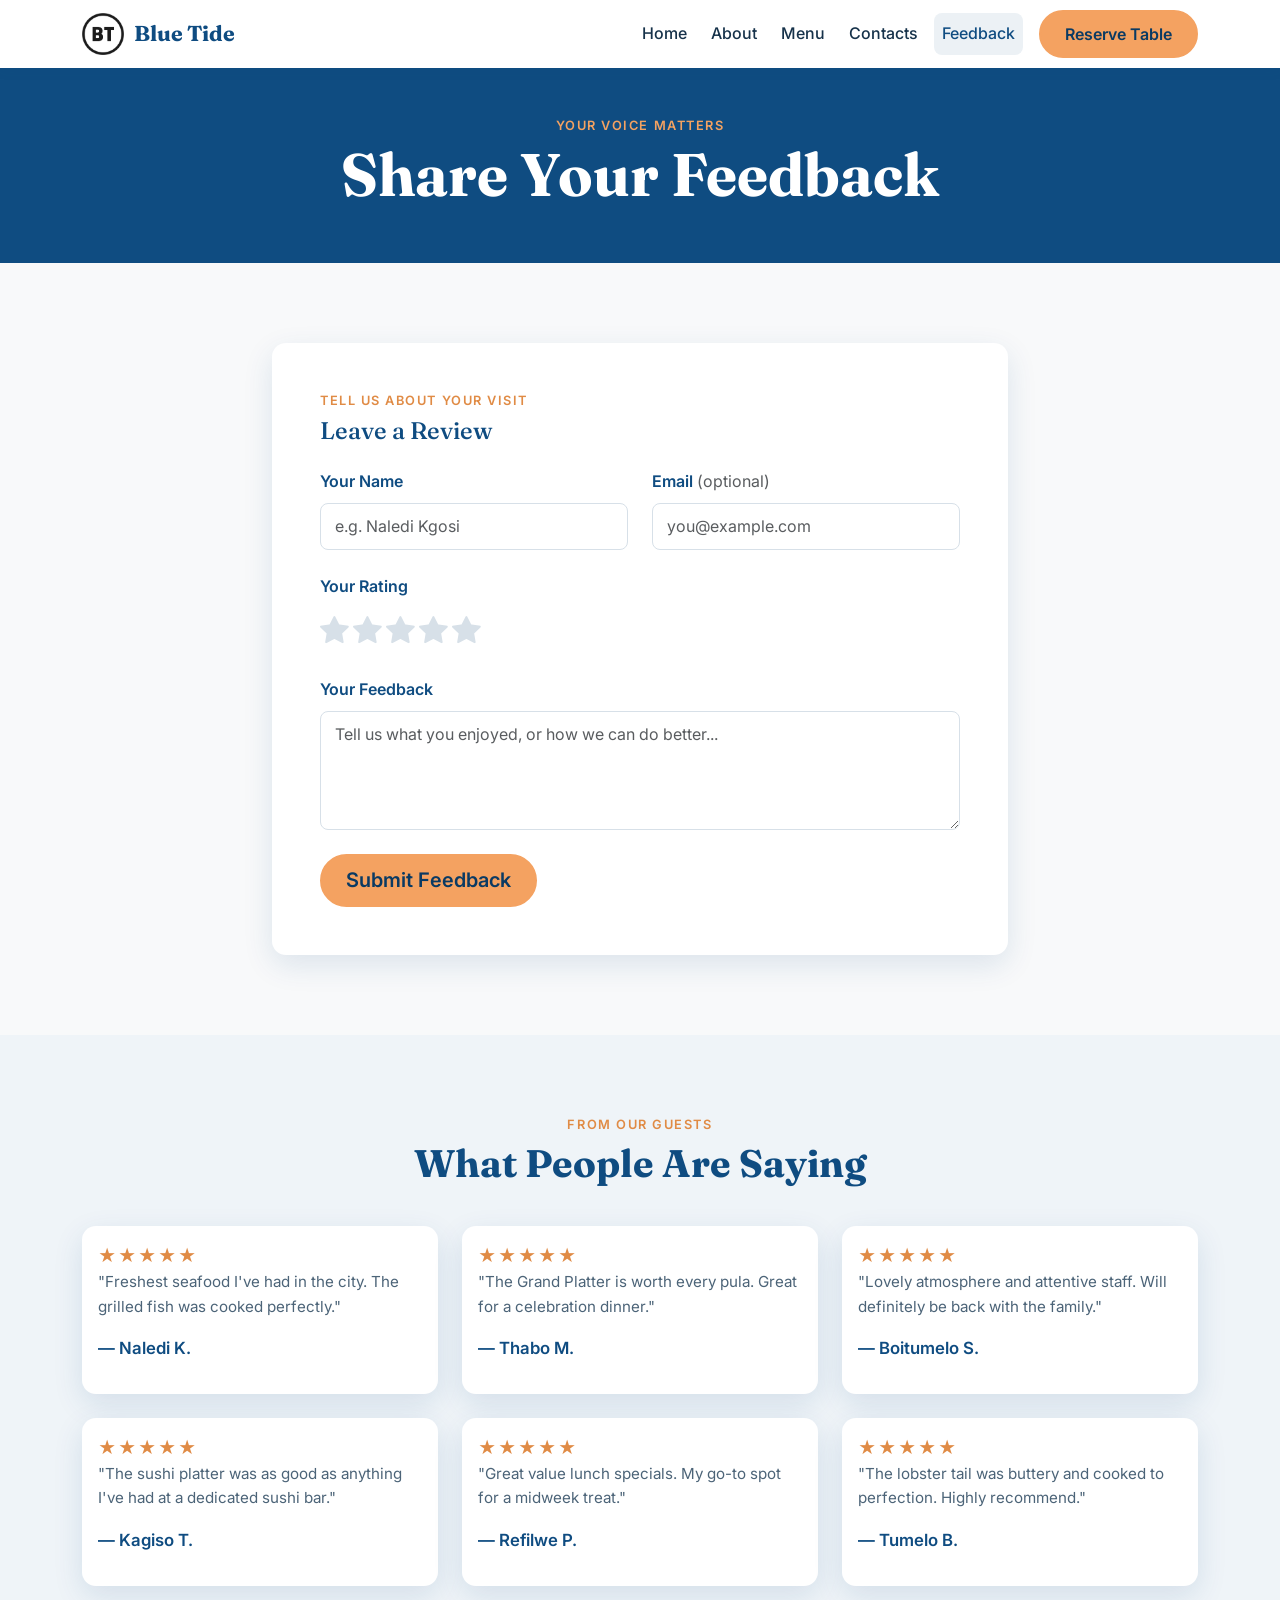
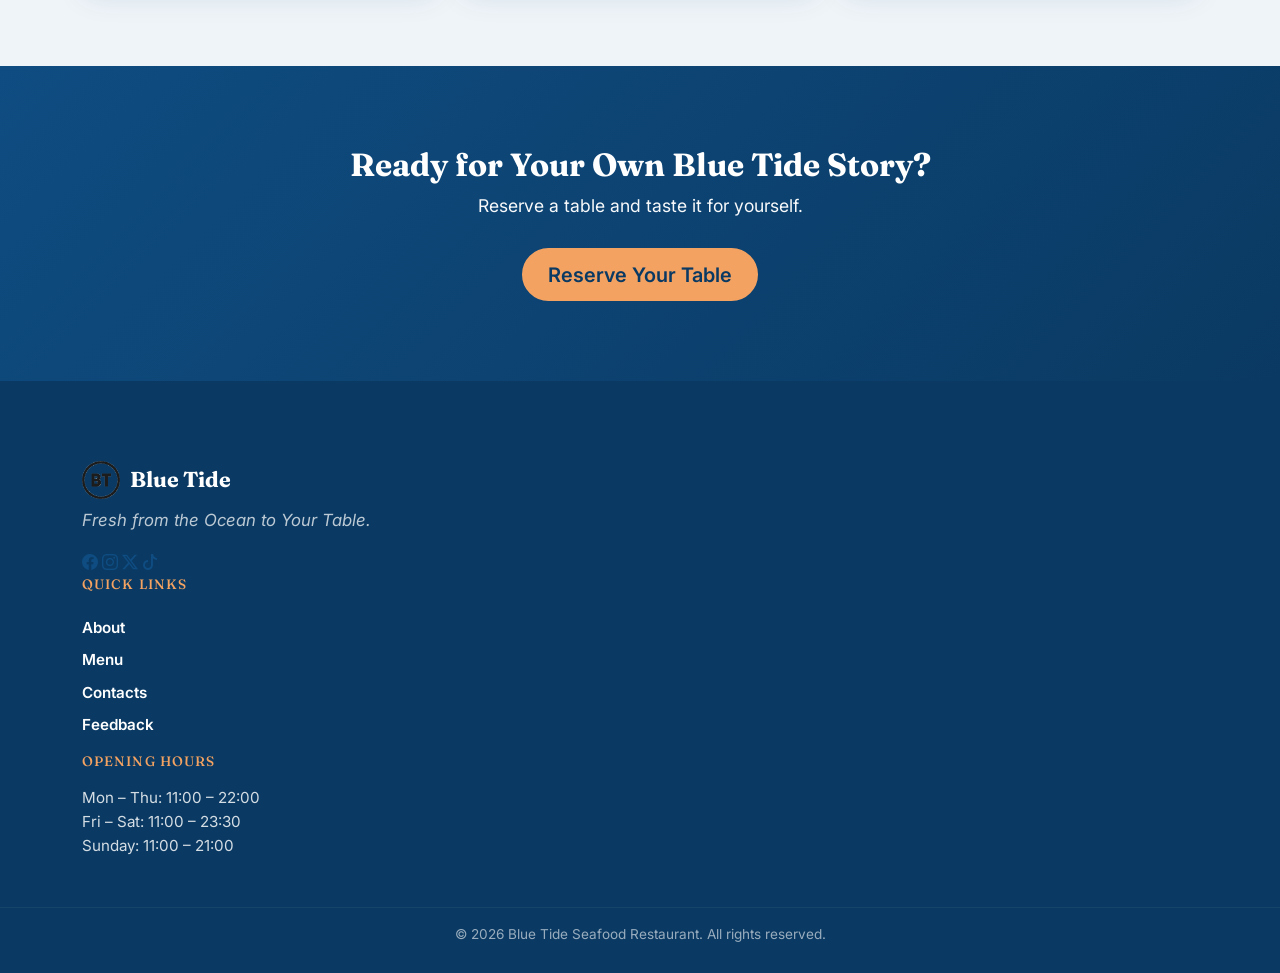
<file: feedback.html>
<!DOCTYPE html>
<html lang="en">
<head>
  <meta charset="UTF-8">
  <meta name="viewport" content="width=device-width, initial-scale=1.0">
  <title>Feedback | Blue Tide Seafood Restaurant</title>
  <meta name="description" content="Share your feedback about your Blue Tide Seafood Restaurant experience, and read what other guests have to say.">

  <link href="https://cdn.jsdelivr.net/npm/bootstrap@5.3.3/dist/css/bootstrap.min.css" rel="stylesheet">
  <link rel="preconnect" href="https://fonts.googleapis.com">
  <link href="https://fonts.googleapis.com/css2?family=Fraunces:wght@400;600;700;900&family=Inter:wght@400;500;600;700&display=swap" rel="stylesheet">
  <link rel="stylesheet" href="https://cdn.jsdelivr.net/npm/bootstrap-icons@1.11.3/font/bootstrap-icons.css">
  <link rel="stylesheet" href="css/style.css">
</head>
<body>

  <header>
    <nav class="navbar navbar-expand-lg navbar-light sticky-top bt-navbar" aria-label="Main navigation">
      <div class="container">
        <a class="navbar-brand bt-brand" href="index.html">
          <img src="images/bt-logo.png" class="bt-logo-img" alt="Blue Tide Seafood Restaurant logo" width="42" height="42">
          <span>Blue Tide</span>
        </a>
        <button class="navbar-toggler" type="button" data-bs-toggle="collapse" data-bs-target="#mainNav"
                aria-controls="mainNav" aria-expanded="false" aria-label="Toggle navigation">
          <span class="navbar-toggler-icon"></span>
        </button>
        <div class="collapse navbar-collapse" id="mainNav">
          <ul class="navbar-nav ms-auto align-items-lg-center gap-lg-2">
            <li class="nav-item"><a class="nav-link" href="index.html">Home</a></li>
            <li class="nav-item"><a class="nav-link" href="about.html">About</a></li>
            <li class="nav-item"><a class="nav-link" href="menu.html">Menu</a></li>
            <li class="nav-item"><a class="nav-link" href="contact.html">Contacts</a></li>
            <li class="nav-item"><a class="nav-link active" aria-current="page" href="feedback.html">Feedback</a></li>
            <li class="nav-item ms-lg-2">
              <a class="btn bt-btn-accent" href="contact.html">Reserve Table</a>
            </li>
          </ul>
        </div>
      </div>
    </nav>
  </header>

  <main>
    <section class="bt-section-primary py-5">
      <div class="container text-center">
        <p class="bt-eyebrow bt-eyebrow-light">Your Voice Matters</p>
        <h1 class="bt-section-title-light">Share Your Feedback</h1>
      </div>
    </section>

    <section class="bt-section" id="feedback-form-section">
      <div class="container">
        <div class="row justify-content-center">
          <div class="col-lg-8">
            <div class="bt-form-card">
              <p class="bt-eyebrow">Tell Us About Your Visit</p>
              <h2 class="h4 bt-card-title mb-4">Leave a Review</h2>

              <form id="feedbackForm" novalidate>
                <div class="row g-4">

                  <div class="col-md-6">
                    <label for="feedbackName" class="form-label">Your Name</label>
                    <input
                      type="text"
                      class="form-control"
                      id="feedbackName"
                      name="feedbackName"
                      placeholder="e.g. Naledi Kgosi"
                      maxlength="80"
                      required>
                  </div>

                  <div class="col-md-6">
                    <label for="feedbackEmail" class="form-label">Email <span class="text-muted fw-normal">(optional)</span></label>
                    <input
                      type="email"
                      class="form-control"
                      id="feedbackEmail"
                      name="feedbackEmail"
                      placeholder="you@example.com">
                  </div>

                  <div class="col-12">
                    <label class="form-label d-block">Your Rating</label>
                    <div class="bt-star-rating" role="radiogroup" aria-label="Rating out of 5 stars">
                      <input type="radio" id="star5" name="rating" value="5" required><label for="star5" title="5 stars"><i class="bi bi-star-fill"></i></label>
                      <input type="radio" id="star4" name="rating" value="4"><label for="star4" title="4 stars"><i class="bi bi-star-fill"></i></label>
                      <input type="radio" id="star3" name="rating" value="3"><label for="star3" title="3 stars"><i class="bi bi-star-fill"></i></label>
                      <input type="radio" id="star2" name="rating" value="2"><label for="star2" title="2 stars"><i class="bi bi-star-fill"></i></label>
                      <input type="radio" id="star1" name="rating" value="1"><label for="star1" title="1 star"><i class="bi bi-star-fill"></i></label>
                    </div>
                  </div>

                  <div class="col-12">
                    <label for="feedbackMessage" class="form-label">Your Feedback</label>
                    <textarea
                      class="form-control"
                      id="feedbackMessage"
                      name="feedbackMessage"
                      rows="4"
                      maxlength="600"
                      placeholder="Tell us what you enjoyed, or how we can do better..."
                      required></textarea>
                  </div>

                  <div class="col-12">
                    <button type="submit" class="btn btn-lg bt-btn-accent">Submit Feedback</button>
                  </div>

                </div>
              </form>

              <div id="feedbackConfirmation" class="bt-form-confirmation"></div>

            </div>
          </div>
        </div>
      </div>
    </section>

    <section class="bt-section bt-section-alt" id="sample-reviews">
      <div class="container">
        <p class="bt-eyebrow text-center">From Our Guests</p>
        <h2 class="bt-section-title text-center">What People Are Saying</h2>
        <div class="row g-4 mt-2">

          <div class="col-md-4">
            <div class="card bt-card h-100">
              <div class="card-body">
               <div class="bt-stars" role="img" aria-label="5 out of 5 stars">★★★★★</div>
                <p class="bt-card-text">"Freshest seafood I've had in the city. The grilled fish was cooked perfectly."</p>
                <p class="bt-testimonial-author">— Naledi K.</p>
              </div>
            </div>
          </div>

          <div class="col-md-4">
            <div class="card bt-card h-100">
              <div class="card-body">
              <div class="bt-stars" role="img" aria-label="5 out of 5 stars">★★★★★</div>
                <p class="bt-card-text">"The Grand Platter is worth every pula. Great for a celebration dinner."</p>
                <p class="bt-testimonial-author">— Thabo M.</p>
              </div>
            </div>
          </div>

          <div class="col-md-4">
            <div class="card bt-card h-100">
              <div class="card-body">
                <div class="bt-stars" role="img" aria-label="5 out of 5 stars">★★★★★</div>
                <p class="bt-card-text">"Lovely atmosphere and attentive staff. Will definitely be back with the family."</p>
                <p class="bt-testimonial-author">— Boitumelo S.</p>
              </div>
            </div>
          </div>

          <div class="col-md-4">
            <div class="card bt-card h-100">
              <div class="card-body">
            <div class="bt-stars" role="img" aria-label="5 out of 5 stars">★★★★★</div>
                <p class="bt-card-text">"The sushi platter was as good as anything I've had at a dedicated sushi bar."</p>
                <p class="bt-testimonial-author">— Kagiso T.</p>
              </div>
            </div>
          </div>

          <div class="col-md-4">
            <div class="card bt-card h-100">
              <div class="card-body">
              <div class="bt-stars" role="img" aria-label="5 out of 5 stars">★★★★★</div>
                <p class="bt-card-text">"Great value lunch specials. My go-to spot for a midweek treat."</p>
                <p class="bt-testimonial-author">— Refilwe P.</p>
              </div>
            </div>
          </div>

          <div class="col-md-4">
            <div class="card bt-card h-100">
              <div class="card-body">
              <div class="bt-stars" role="img" aria-label="5 out of 5 stars">★★★★★</div>
                <p class="bt-card-text">"The lobster tail was buttery and cooked to perfection. Highly recommend."</p>
                <p class="bt-testimonial-author">— Tumelo B.</p>
              </div>
            </div>
          </div>

        </div>
      </div>
    </section>

    <section class="bt-cta">
      <div class="container text-center">
        <h2 class="bt-cta-title">Ready for Your Own Blue Tide Story?</h2>
        <p class="bt-cta-text">Reserve a table and taste it for yourself.</p>
        <a href="contact.html" class="btn btn-lg bt-btn-accent">Reserve Your Table</a>
      </div>
    </section>
  </main>

  <footer class="bt-footer">
    <div class="container">
      <div class="row g-4">
        <div class="col-md-4">
          <a class="bt-brand bt-brand-footer" href="index.html">
            <img src="images/bt-logo.png" class="bt-logo-img bt-logo-img-footer" alt="Blue Tide Seafood Restaurant logo" width="38" height="38">
            <span>Blue Tide</span>
          </a>
          <p class="bt-footer-tagline">Fresh from the Ocean to Your Table.</p>
         <nav class="bt-social" aria-label="Social media links"></nav>
            <a href="#" aria-label="Facebook"><i class="bi bi-facebook"></i></a>
            <a href="#" aria-label="Instagram"><i class="bi bi-instagram"></i></a>
            <a href="#" aria-label="Twitter / X"><i class="bi bi-twitter-x"></i></a>
            <a href="#" aria-label="TikTok"><i class="bi bi-tiktok"></i></a>
          </div>
        </div>
        <div class="col-md-4">
          <h3 class="h6 bt-footer-heading">Quick Links</h3>
          <p class="bt-footer-text">
            <a class="bt-footer-text" href="about.html">About</a><br>
            <a class="bt-footer-text" href="menu.html">Menu</a><br>
            <a class="bt-footer-text" href="contact.html">Contacts</a><br>
            <a class="bt-footer-text" href="feedback.html">Feedback</a>
          </p>
        </div>
        <div class="col-md-4">
          <h3 class="h6 bt-footer-heading">Opening Hours</h3>
          <p class="bt-footer-text">
            Mon – Thu: 11:00 – 22:00<br>
            Fri – Sat: 11:00 – 23:30<br>
            Sunday: 11:00 – 21:00
          </p>
        </div>
      </div>
      <hr class="bt-footer-rule">
      <p class="bt-footer-copy">&copy; 2026 Blue Tide Seafood Restaurant. All rights reserved.</p>
  </footer>

  <button id="backToTop" class="bt-back-to-top" aria-label="Back to top" title="Back to top">
    <i class="bi bi-arrow-up"></i>
  </button>

  <script src="https://cdn.jsdelivr.net/npm/bootstrap@5.3.3/dist/js/bootstrap.bundle.min.js"></script>
  <script src="js/script.js"></script>
</body>
</html>
</file>
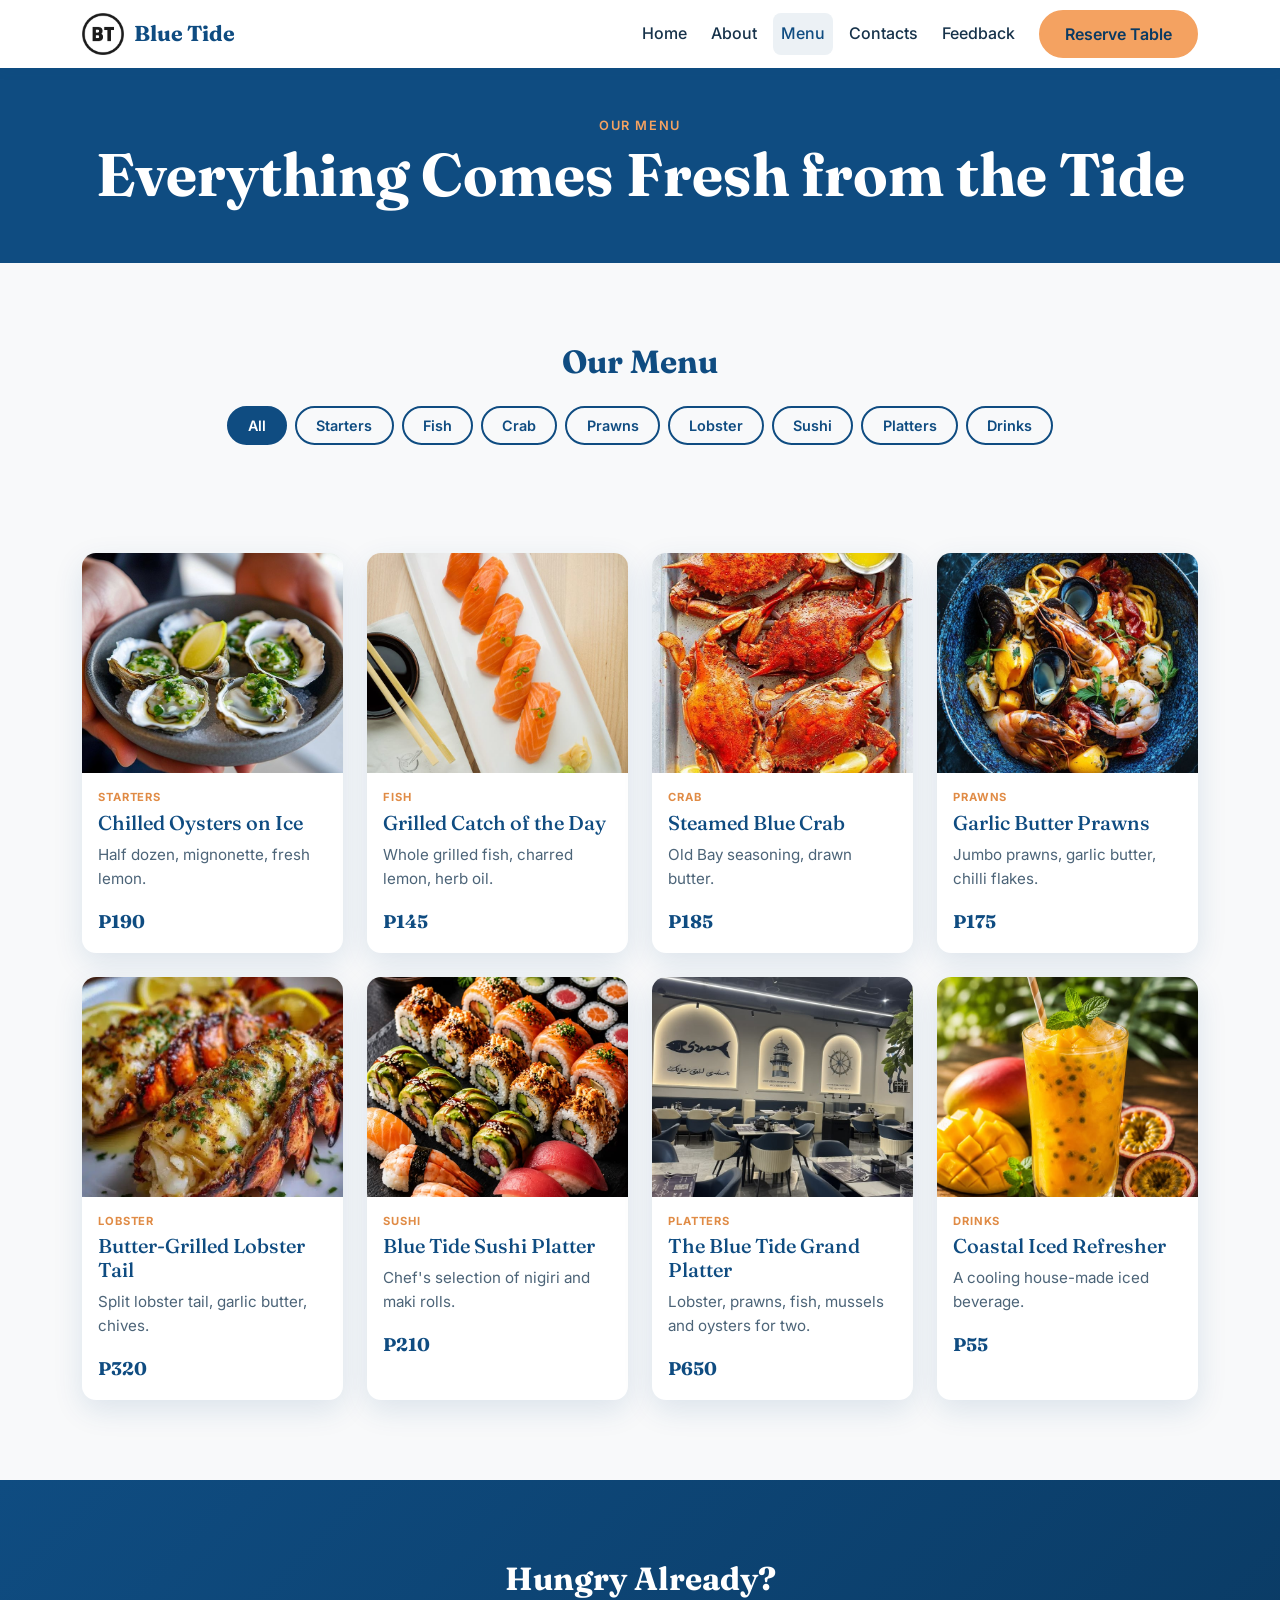
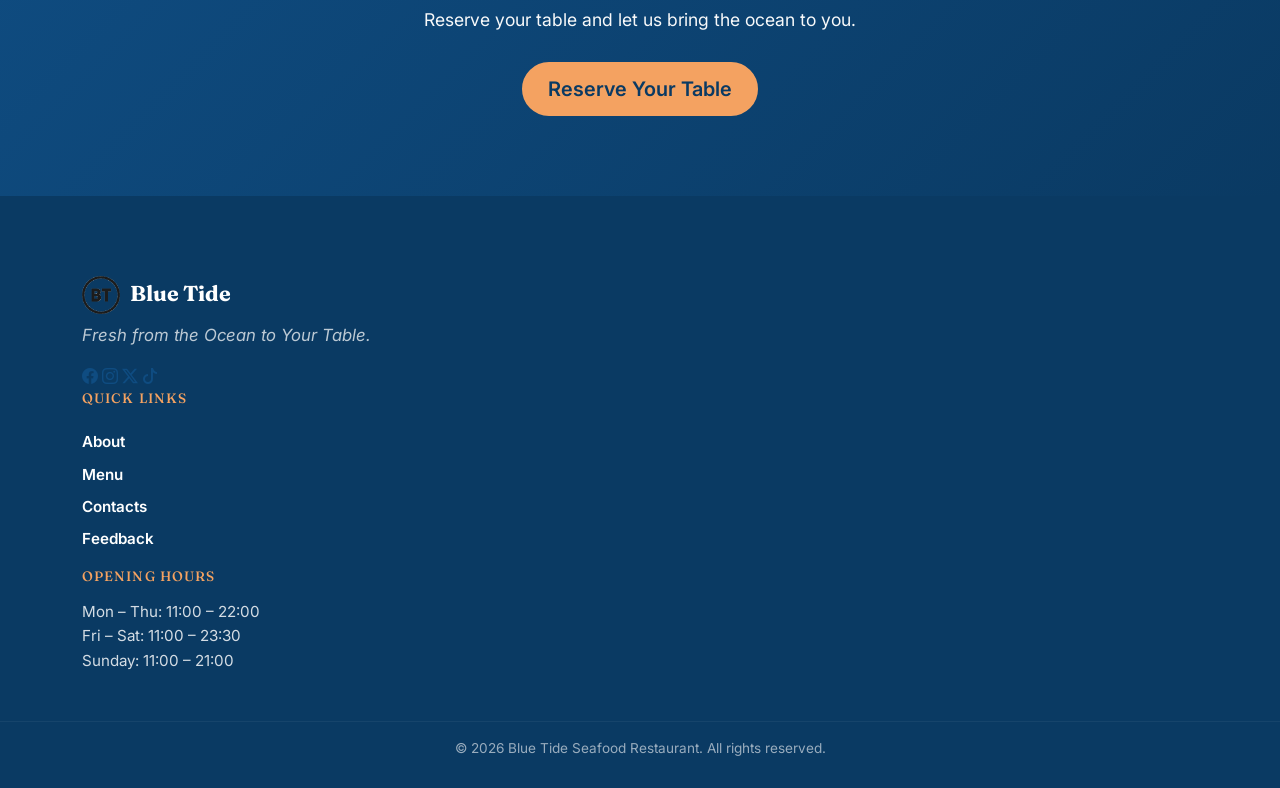
<file: menu.html>
<!DOCTYPE html>
<html lang="en">
<head>
  <meta charset="UTF-8">
  <meta name="viewport" content="width=device-width, initial-scale=1.0">
  <title>Menu | Blue Tide Seafood Restaurant</title>
  <meta name="description" content="Explore the full Blue Tide Seafood Restaurant menu: fish, lobster, crab, prawns, platters, sushi and more.">

  <link href="https://cdn.jsdelivr.net/npm/bootstrap@5.3.3/dist/css/bootstrap.min.css" rel="stylesheet">
  <link rel="preconnect" href="https://fonts.googleapis.com">
  <link href="https://fonts.googleapis.com/css2?family=Fraunces:wght@400;600;700;900&family=Inter:wght@400;500;600;700&display=swap" rel="stylesheet">
  <link rel="stylesheet" href="https://cdn.jsdelivr.net/npm/bootstrap-icons@1.11.3/font/bootstrap-icons.css">
  <link rel="stylesheet" href="css/style.css">
</head>
<body>

  <header>
    <nav class="navbar navbar-expand-lg navbar-light sticky-top bt-navbar" aria-label="Main navigation">
      <div class="container">
        <a class="navbar-brand bt-brand" href="index.html">
          <img src="images/bt-logo.png" class="bt-logo-img" alt="Blue Tide Seafood Restaurant logo" width="42" height="42">
          <span>Blue Tide</span>
        </a>
        <button class="navbar-toggler" type="button" data-bs-toggle="collapse" data-bs-target="#mainNav"
                aria-controls="mainNav" aria-expanded="false" aria-label="Toggle navigation">
          <span class="navbar-toggler-icon"></span>
        </button>
        <div class="collapse navbar-collapse" id="mainNav">
          <ul class="navbar-nav ms-auto align-items-lg-center gap-lg-2">
            <li class="nav-item"><a class="nav-link" href="index.html">Home</a></li>
            <li class="nav-item"><a class="nav-link" href="about.html">About</a></li>
            <li class="nav-item"><a class="nav-link active" aria-current="page" href="menu.html">Menu</a></li>
            <li class="nav-item"><a class="nav-link" href="contact.html">Contacts</a></li>
            <li class="nav-item"><a class="nav-link" href="feedback.html">Feedback</a></li>
            <li class="nav-item ms-lg-2">
              <a class="btn bt-btn-accent" href="contact.html">Reserve Table</a>
            </li>
          </ul>
        </div>
      </div>
    </nav>
  </header>

  <main>
   
    <section class="bt-section-primary py-5">
      <div class="container text-center">
        <p class="bt-eyebrow bt-eyebrow-light">Our Menu</p>
        <h1 class="bt-section-title-light">Everything Comes Fresh from the Tide</h1>
      </div>
    </section>

   <section class="bt-section pb-0" id="menu-filter">
    <h2 class="text-center mb-4">Our Menu</h2>
      <div class="container">
        <div class="d-flex flex-wrap justify-content-center gap-2" role="group" aria-label="Filter menu by category">
          <button type="button" class="bt-btn-outline-filter active" data-filter="all" aria-pressed="true">All</button>
          <button type="button" class="bt-btn-outline-filter" data-filter="Starters" aria-pressed="false">Starters</button>
          <button type="button" class="bt-btn-outline-filter" data-filter="Fish" aria-pressed="false">Fish</button>
          <button type="button" class="bt-btn-outline-filter" data-filter="Crab" aria-pressed="false">Crab</button>
          <button type="button" class="bt-btn-outline-filter" data-filter="Prawns" aria-pressed="false">Prawns</button>
          <button type="button" class="bt-btn-outline-filter" data-filter="Lobster" aria-pressed="false">Lobster</button>
          <button type="button" class="bt-btn-outline-filter" data-filter="Sushi" aria-pressed="false">Sushi</button>
          <button type="button" class="bt-btn-outline-filter" data-filter="Platters" aria-pressed="false">Platters</button>
          <button type="button" class="bt-btn-outline-filter" data-filter="Drinks" aria-pressed="false">Drinks</button>
        </div>
      </div>
    </section>

    <section class="bt-section" id="signature-menu">
      <div class="container">
        <div class="row g-4 mt-1" id="menuGrid">

          <div class="col-md-6 col-lg-3 bt-menu-item" data-category="Starters">
            <div class="card bt-card h-100">
              <img src="images/chilled-oysters.jpg" class="card-img-top bt-card-img" alt="Fresh oysters on ice with herb mignonette" title="Chilled Oysters on Ice">
              <div class="card-body">
                <p class="bt-menu-category">Starters</p>
             <h2 class="h5 bt-card-title">Chilled Oysters on Ice</h2>
                <p class="bt-card-text">Half dozen, mignonette, fresh lemon.</p>
                <div class="bt-price-row"><span class="bt-price">P190</span></div>
              </div>
            </div>
          </div>

          <div class="col-md-6 col-lg-3 bt-menu-item" data-category="Fish">
            <div class="card bt-card h-100">
              <img src="images/grilled-catch-of-the-day.jpg" class="card-img-top bt-card-img" alt="Whole grilled fish with lemon" title="Grilled Catch of the Day">
              <div class="card-body">
                <p class="bt-menu-category">Fish</p>
                <h3 class="h5 bt-card-title">Grilled Catch of the Day</h3>
                <p class="bt-card-text">Whole grilled fish, charred lemon, herb oil.</p>
                <div class="bt-price-row"><span class="bt-price">P145</span></div>
              </div>
            </div>
          </div>

          <div class="col-md-6 col-lg-3 bt-menu-item" data-category="Crab">
            <div class="card bt-card h-100">
              <img src="images/steamed-blue-crab.jpg" class="card-img-top bt-card-img" alt="Steamed blue crabs with Old Bay seasoning" title="Steamed Blue Crab">
              <div class="card-body">
                <p class="bt-menu-category">Crab</p>
                <h3 class="h5 bt-card-title">Steamed Blue Crab</h3>
                <p class="bt-card-text">Old Bay seasoning, drawn butter.</p>
                <div class="bt-price-row"><span class="bt-price">P185</span></div>
              </div>
            </div>
          </div>

          <div class="col-md-6 col-lg-3 bt-menu-item" data-category="Prawns">
            <div class="card bt-card h-100">
              <img src="images/garlic-butter-prawns.jpg" class="card-img-top bt-card-img" alt="Garlic butter prawns in a skillet" title="Garlic Butter Prawns">
              <div class="card-body">
                <p class="bt-menu-category">Prawns</p>
                <h3 class="h5 bt-card-title">Garlic Butter Prawns</h3>
                <p class="bt-card-text">Jumbo prawns, garlic butter, chilli flakes.</p>
                <div class="bt-price-row"><span class="bt-price">P175</span></div>
              </div>
            </div>
          </div>

          <div class="col-md-6 col-lg-3 bt-menu-item" data-category="Lobster">
            <div class="card bt-card h-100">
              <img src="images/butter-grilled-lobster-tail.jpg" class="card-img-top bt-card-img" alt="Grilled lobster tail with garlic butter" title="Butter-Grilled Lobster Tail">
              <div class="card-body">
                <p class="bt-menu-category">Lobster</p>
                <h3 class="h5 bt-card-title">Butter-Grilled Lobster Tail</h3>
                <p class="bt-card-text">Split lobster tail, garlic butter, chives.</p>
                <div class="bt-price-row"><span class="bt-price">P320</span></div>
              </div>
            </div>
          </div>

          <div class="col-md-6 col-lg-3 bt-menu-item" data-category="Sushi">
            <div class="card bt-card h-100">
              <img src="images/sushi-platter.jpg" class="card-img-top bt-card-img" alt="Assorted sushi platter" title="Blue Tide Sushi Platter">
              <div class="card-body">
                <p class="bt-menu-category">Sushi</p>
                <h3 class="h5 bt-card-title">Blue Tide Sushi Platter</h3>
                <p class="bt-card-text">Chef's selection of nigiri and maki rolls.</p>
                <div class="bt-price-row"><span class="bt-price">P210</span></div>
              </div>
            </div>
          </div>

          <div class="col-md-6 col-lg-3 bt-menu-item" data-category="Platters">
            <div class="card bt-card h-100">
              <img src="images/grand-seafood-platter.jpg" class="card-img-top bt-card-img" alt="Grand seafood platter for two" title="The Blue Tide Grand Platter">
              <div class="card-body">
                <p class="bt-menu-category">Platters</p>
                <h3 class="h5 bt-card-title">The Blue Tide Grand Platter</h3>
                <p class="bt-card-text">Lobster, prawns, fish, mussels and oysters for two.</p>
                <div class="bt-price-row"><span class="bt-price">P650</span></div>
              </div>
            </div>
          </div>

          <div class="col-md-6 col-lg-3 bt-menu-item" data-category="Drinks">
            <div class="card bt-card h-100">
              <img src="images/coastal-iced-refresher.jpg" class="card-img-top bt-card-img" alt="Coastal iced drink garnished with fruit" title="Coastal Iced Refresher">
              <div class="card-body">
                <p class="bt-menu-category">Drinks</p>
                <h3 class="h5 bt-card-title">Coastal Iced Refresher</h3>
                <p class="bt-card-text">A cooling house-made iced beverage.</p>
                <div class="bt-price-row"><span class="bt-price">P55</span></div>
              </div>
            </div>
          </div>

        </div>
      </div>
    </section>

    <section class="bt-cta">
      <div class="container text-center">
        <h2 class="bt-cta-title">Hungry Already?</h2>
        <p class="bt-cta-text">Reserve your table and let us bring the ocean to you.</p>
        <a href="contact.html" class="btn btn-lg bt-btn-accent">Reserve Your Table</a>
      </div>
    </section>
  </main>

  <footer class="bt-footer">
    <div class="container">
      <div class="row g-4">
        <div class="col-md-4">
          <a class="bt-brand bt-brand-footer" href="index.html">
            <img src="images/bt-logo.png" class="bt-logo-img bt-logo-img-footer" alt="Blue Tide Seafood Restaurant logo" width="38" height="38">
            <span>Blue Tide</span>
          </a>
          <p class="bt-footer-tagline">Fresh from the Ocean to Your Table.</p>
        <div class="bt-social" role="navigation" aria-label="Social media links"></div>
            <a href="#" aria-label="Facebook"><i class="bi bi-facebook"></i></a>
            <a href="#" aria-label="Instagram"><i class="bi bi-instagram"></i></a>
            <a href="#" aria-label="Twitter / X"><i class="bi bi-twitter-x"></i></a>
            <a href="#" aria-label="TikTok"><i class="bi bi-tiktok"></i></a>
          </div>
        </div>
        <div class="col-md-4">
          <h3 class="h6 bt-footer-heading">Quick Links</h3>
          <p class="bt-footer-text">
            <a class="bt-footer-text" href="about.html">About</a><br>
            <a class="bt-footer-text" href="menu.html">Menu</a><br>
            <a class="bt-footer-text" href="contact.html">Contacts</a><br>
            <a class="bt-footer-text" href="feedback.html">Feedback</a>
          </p>
        </div>
        <div class="col-md-4">
          <h3 class="h6 bt-footer-heading">Opening Hours</h3>
          <p class="bt-footer-text">
            Mon – Thu: 11:00 – 22:00<br>
            Fri – Sat: 11:00 – 23:30<br>
            Sunday: 11:00 – 21:00
          </p>
        </div>
      </div>
      <hr class="bt-footer-rule">
      <p class="bt-footer-copy">&copy; 2026 Blue Tide Seafood Restaurant. All rights reserved.</p>
  </footer>

  <button id="backToTop" class="bt-back-to-top" aria-label="Back to top" title="Back to top">
    <i class="bi bi-arrow-up"></i>
  </button>

  <script src="https://cdn.jsdelivr.net/npm/bootstrap@5.3.3/dist/js/bootstrap.bundle.min.js"></script>
  <script src="js/script.js"></script>
</body>
</html>
</file>
<file: css/style.css>
:root {

  --bt-ocean-blue: #0F4C81;
  --bt-ocean-blue-dark: #0A3A63;
  --bt-sand-white: #F8F9FA;
  --bt-coral-gold: #F4A261;
  --bt-coral-gold-dark: #E08B45;

  --bt-ink: #16324A;
  --bt-ink-soft: #4C6478;
  --bt-white: #FFFFFF;

  --bt-font-display: "Fraunces", Georgia, serif;
  --bt-font-body: "Inter", -apple-system, BlinkMacSystemFont, sans-serif;

  --bt-space-xs: 0.5rem;
  --bt-space-sm: 1rem;
  --bt-space-md: 1.75rem;
  --bt-space-lg: 3rem;
  --bt-space-xl: 5rem;

  --bt-radius: 14px;
  --bt-shadow: 0 10px 30px rgba(15, 76, 129, 0.12);
  --bt-transition: 0.25s ease;
}

* { box-sizing: border-box; }

html { scroll-behavior: smooth; }

body {
  font-family: var(--bt-font-body);
  color: var(--bt-ink);
  background-color: var(--bt-sand-white);
  line-height: 1.6;
}

h1, h2, h3, h4, h5, h6 {
  font-family: var(--bt-font-display);
  color: var(--bt-ocean-blue);
  font-weight: 700;
}

a { color: var(--bt-ocean-blue); text-decoration: none; }
a:hover { color: var(--bt-coral-gold-dark); }

img { max-width: 100%; height: auto; display: block; }

a:focus-visible,
button:focus-visible,
input:focus-visible,
textarea:focus-visible,
select:focus-visible {
  outline: 3px solid var(--bt-coral-gold);
  outline-offset: 2px;
}

@media (prefers-reduced-motion: reduce) {
  html { scroll-behavior: auto; }
  * { animation-duration: 0.01ms !important; transition-duration: 0.01ms !important; }
}

h1 { font-size: clamp(2.1rem, 4vw + 1rem, 3.75rem); line-height: 1.1; }
h2.bt-section-title { font-size: clamp(1.6rem, 2vw + 1rem, 2.4rem); }
p { font-size: clamp(0.95rem, 0.4vw + 0.85rem, 1.05rem); }

.bt-navbar {
  background-color: var(--bt-white);
  box-shadow: 0 2px 12px rgba(15, 76, 129, 0.08);
  padding-top: var(--bt-space-xs);
  padding-bottom: var(--bt-space-xs);
}

.bt-brand {
  display: flex;
  align-items: center;
  gap: 0.6rem;
  font-family: var(--bt-font-display);
  font-weight: 700;
  font-size: 1.35rem;
  color: var(--bt-ocean-blue);
}

.bt-logo-bg { fill: var(--bt-ocean-blue); }
.bt-logo-fish { fill: var(--bt-sand-white); }
.bt-logo-eye { fill: var(--bt-ocean-blue); }
.bt-logo-wave { stroke: var(--bt-coral-gold); }
.bt-logo-fork { stroke: var(--bt-coral-gold); }
.bt-logo-light .bt-logo-bg { fill: var(--bt-coral-gold); }
.bt-logo-light .bt-logo-fish { fill: var(--bt-ocean-blue-dark); }
.bt-logo-light .bt-logo-eye { fill: var(--bt-sand-white); }

.bt-logo-img {
  width: 42px;
  height: 42px;
  object-fit: contain;
  display: block;
}
.bt-logo-img-footer {
  width: 38px;
  height: 38px;
}

.navbar-nav .nav-link {
  color: var(--bt-ink);
  font-weight: 500;
  padding: 0.5rem 0.9rem;
  border-radius: 8px;
  transition: background-color var(--bt-transition), color var(--bt-transition);
}

.navbar-nav .nav-link:hover,
.navbar-nav .nav-link.active {
  color: var(--bt-ocean-blue);
  background-color: rgba(15, 76, 129, 0.08);
}

.bt-btn-accent {
  background-color: var(--bt-coral-gold);
  border: 2px solid var(--bt-coral-gold);
  color: var(--bt-ocean-blue-dark);
  font-weight: 600;
  border-radius: 999px;
  padding: 0.6rem 1.5rem;
  transition: transform var(--bt-transition), background-color var(--bt-transition), box-shadow var(--bt-transition);
}
.bt-btn-accent:hover {
  background-color: var(--bt-coral-gold-dark);
  border-color: var(--bt-coral-gold-dark);
  color: var(--bt-white);
  transform: translateY(-2px);
  box-shadow: 0 8px 18px rgba(244, 162, 97, 0.35);
}

.bt-btn-outline {
  background: transparent;
  border: 2px solid var(--bt-white);
  color: var(--bt-white);
  font-weight: 600;
  border-radius: 999px;
  padding: 0.6rem 1.5rem;
  transition: background-color var(--bt-transition), color var(--bt-transition), transform var(--bt-transition);
}
.bt-btn-outline:hover {
  background-color: var(--bt-white);
  color: var(--bt-ocean-blue);
  transform: translateY(-2px);
}

.bt-hero {
  position: relative;
  min-height: 88vh;
  display: flex;
  align-items: center;
  overflow: hidden;
  color: var(--bt-white);
}

.bt-hero-bg {
  position: absolute;
  inset: 0;
  width: 100%;
  height: 100%;
  background-image: url("../images/hero-seafood-bg.jpg");
  background-size: cover;
  background-position: center;
  z-index: 0;
}

.bt-hero-overlay {
  position: absolute;
  inset: 0;
  background: linear-gradient(180deg, rgba(10, 30, 48, 0.65) 0%, rgba(15, 76, 129, 0.75) 100%);
  z-index: 1;
}

.bt-hero-content {
  position: relative;
  z-index: 2;
  max-width: 700px;
}

.bt-hero-title { color: var(--bt-white); }

.bt-hero-sub {
  font-size: 1.15rem;
  max-width: 540px;
  margin-top: var(--bt-space-sm);
  color: var(--bt-sand-white);
}

.bt-hero-actions {
  display: flex;
  flex-wrap: wrap;
  gap: var(--bt-space-sm);
  margin-top: var(--bt-space-md);
}

.bt-wave-divider { line-height: 0; }
.bt-wave-divider svg { width: 100%; height: 60px; display: block; }
.bt-wave-into-light path { fill: var(--bt-sand-white); }
.bt-wave-into-primary path { fill: var(--bt-ocean-blue); }

.bt-section { padding: var(--bt-space-xl) 0; }
.bt-section-alt { background-color: #EFF4F8; }
.bt-section-primary { background-color: var(--bt-ocean-blue); }

.bt-eyebrow {
  text-transform: uppercase;
  letter-spacing: 0.12em;
  font-weight: 600;
  font-size: 0.8rem;
  color: var(--bt-coral-gold-dark);
  margin-bottom: 0.3rem;
}
.bt-eyebrow-light { color: var(--bt-coral-gold); }

.bt-section-title { margin-bottom: var(--bt-space-sm); }
.bt-section-title-light { color: var(--bt-white); }

.bt-menu-category {
  text-transform: uppercase;
  letter-spacing: 0.08em;
  font-weight: 700;
  font-size: 0.7rem;
  color: var(--bt-coral-gold-dark);
  margin-bottom: 0.2rem;
}

.bt-card {
  border: none;
  border-radius: var(--bt-radius);
  box-shadow: var(--bt-shadow);
  transition: transform var(--bt-transition), box-shadow var(--bt-transition);
}
.bt-card:hover {
  transform: translateY(-6px);
  box-shadow: 0 16px 34px rgba(15, 76, 129, 0.18);
}

.bt-card-img {
  border-top-left-radius: var(--bt-radius);
  border-top-right-radius: var(--bt-radius);
  height: 220px;
  object-fit: cover;
}

.bt-card-icon {
  font-size: 2.2rem;
  color: var(--bt-coral-gold-dark);
  margin-bottom: var(--bt-space-xs);
}

.bt-contact-item .bt-card-icon {
  font-size: 1.3rem;
  display: block;
  margin-bottom: 0.35rem;
}
.bt-contact-item .bt-footer-heading {
  color: var(--bt-ocean-blue);
  font-size: 0.75rem;
  margin-bottom: 0.15rem;
}

.bt-card-title { color: var(--bt-ocean-blue); }
.bt-card-text { color: var(--bt-ink-soft); font-size: 0.95rem; }

.bt-price-row {
  display: flex;
  align-items: center;
  justify-content: space-between;
  margin-top: var(--bt-space-sm);
}
.bt-price {
  font-family: var(--bt-font-display);
  font-weight: 700;
  color: var(--bt-ocean-blue);
  font-size: 1.15rem;
}

.bt-special-img {
  border-radius: var(--bt-radius);
  box-shadow: 0 20px 40px rgba(0, 0, 0, 0.35);
}
.bt-special-text { color: var(--bt-sand-white); max-width: 46ch; }

.bt-promo-video-wrap {
  max-width: 380px;
  margin: 0 auto;
  border-radius: var(--bt-radius);
  overflow: hidden;
  box-shadow: var(--bt-shadow);
  aspect-ratio: 9 / 16;
}
.bt-promo-video { width: 100%; height: 100%; display: block; object-fit: cover; }

.bt-stars { color: var(--bt-coral-gold-dark); font-size: 1.1rem; letter-spacing: 2px; }
.bt-testimonial-author { font-weight: 600; color: var(--bt-ocean-blue); margin-top: var(--bt-space-xs); }

.bt-special-card {
  background-color: var(--bt-white);
  border-radius: var(--bt-radius);
  box-shadow: var(--bt-shadow);
  padding: var(--bt-space-md) var(--bt-space-sm);
  text-align: center;
  height: 100%;
  transition: transform var(--bt-transition);
}
.bt-special-card:hover { transform: translateY(-4px); }
.bt-special-icon { font-size: 1.8rem; color: var(--bt-coral-gold-dark); margin-bottom: var(--bt-space-xs); }
.bt-special-card-title { color: var(--bt-ocean-blue); }
.bt-special-card-text { color: var(--bt-ink-soft); font-size: 0.9rem; margin-bottom: 0; }

.bt-cta {
  background: linear-gradient(135deg, var(--bt-ocean-blue) 0%, var(--bt-ocean-blue-dark) 100%);
  color: var(--bt-white);
  padding: var(--bt-space-xl) 0;
  text-align: center;
}
.bt-cta-title { color: var(--bt-white); }
.bt-cta-text { color: var(--bt-sand-white); margin-bottom: var(--bt-space-md); font-size: 1.1rem; }

.bt-footer {
  background-color: var(--bt-ocean-blue-dark);
  color: var(--bt-sand-white);
  padding: var(--bt-space-xl) 0 var(--bt-space-md);
}
.bt-brand-footer { color: var(--bt-white); margin-bottom: var(--bt-space-xs); }
.bt-footer-tagline { color: rgba(248, 249, 250, 0.75); font-style: italic; }
.bt-footer-heading { color: var(--bt-coral-gold); text-transform: uppercase; letter-spacing: 0.08em; font-size: 0.85rem; margin-bottom: var(--bt-space-sm); }
.bt-footer-text { color: rgba(248, 249, 250, 0.85); font-size: 0.95rem; }
.bt-footer-text a { color: var(--bt-white); }
.bt-footer-text a:hover { color: var(--bt-coral-gold); }
a.bt-footer-text { display: inline-block; margin-top: 0.5rem; font-weight: 600; text-decoration: none; }
a.bt-footer-text:hover { color: var(--bt-coral-gold); }

.bt-social { display: flex; gap: 0.75rem; margin-top: var(--bt-space-sm); }
.bt-social a {
  display: flex;
  align-items: center;
  justify-content: center;
  width: 38px;
  height: 38px;
  border-radius: 50%;
  background-color: rgba(248, 249, 250, 0.12);
  color: var(--bt-white);
  transition: background-color var(--bt-transition), transform var(--bt-transition);
}
.bt-social a:hover { background-color: var(--bt-coral-gold); transform: translateY(-3px); }

.bt-social-light a {
  background-color: rgba(15, 76, 129, 0.08);
  color: var(--bt-ocean-blue);
}
.bt-social-light a:hover { background-color: var(--bt-coral-gold); color: var(--bt-white); }

.bt-footer-rule { border-color: rgba(248, 249, 250, 0.2); margin: var(--bt-space-lg) 0 var(--bt-space-sm); }
.bt-footer-copy { color: rgba(248, 249, 250, 0.6); font-size: 0.85rem; text-align: center; margin-bottom: 0; }

.bt-back-to-top {
  position: fixed;
  bottom: 24px;
  right: 24px;
  width: 46px;
  height: 46px;
  border-radius: 50%;
  background-color: var(--bt-ocean-blue);
  color: var(--bt-white);
  border: none;
  display: none;
  align-items: center;
  justify-content: center;
  font-size: 1.1rem;
  box-shadow: var(--bt-shadow);
  cursor: pointer;
  z-index: 999;
  transition: background-color var(--bt-transition), transform var(--bt-transition);
}
.bt-back-to-top:hover { background-color: var(--bt-coral-gold-dark); transform: translateY(-3px); }
.bt-back-to-top.show { display: flex; }

.bt-btn-outline-filter {
  border: 2px solid var(--bt-ocean-blue);
  color: var(--bt-ocean-blue);
  border-radius: 999px;
  padding: 0.4rem 1.2rem;
  font-weight: 600;
  font-size: 0.9rem;
  background: transparent;
  transition: background-color var(--bt-transition), color var(--bt-transition);
}
.bt-btn-outline-filter:hover { background-color: rgba(15, 76, 129, 0.08); }
.bt-btn-outline-filter.active { background-color: var(--bt-ocean-blue); color: var(--bt-white); }

.bt-form-card {
  background-color: var(--bt-white);
  border-radius: var(--bt-radius);
  box-shadow: var(--bt-shadow);
  padding: var(--bt-space-lg);
}
.bt-form-card label { font-weight: 600; color: var(--bt-ocean-blue); }
.bt-form-card .form-control,
.bt-form-card .form-select {
  border-radius: 8px;
  border: 1px solid #D7E0E8;
  padding: 0.65rem 0.9rem;
}
.bt-form-card .form-control:focus,
.bt-form-card .form-select:focus {
  border-color: var(--bt-ocean-blue);
  box-shadow: 0 0 0 0.2rem rgba(15, 76, 129, 0.15);
}

.bt-star-rating {
  display: flex;
  flex-direction: row-reverse;
  justify-content: flex-end;
  gap: 0.25rem;
  font-size: 1.8rem;
}
.bt-star-rating input {
  position: absolute;
  opacity: 0;
  width: 0;
  height: 0;
}
.bt-star-rating label {
  color: #D7E0E8;
  cursor: pointer;
  transition: color var(--bt-transition);
  font-weight: 400;
  margin: 0;
}
.bt-star-rating label:hover,
.bt-star-rating label:hover ~ label,
.bt-star-rating input:checked ~ label {
  color: var(--bt-coral-gold-dark);
}
.bt-star-rating input:focus-visible ~ label {
  outline: 2px solid var(--bt-ocean-blue);
  outline-offset: 2px;
  border-radius: 4px;
}
.bt-form-confirmation {
  display: none;
  background-color: #E7F5EC;
  border: 1px solid #B7E4C7;
  color: #1E6B3C;
  border-radius: 10px;
  padding: 1rem 1.25rem;
  margin-top: var(--bt-space-sm);
}
.bt-form-confirmation.show { display: block; }

.bt-about-img { width: 100%; max-height: 420px; object-fit: cover; border-radius: var(--bt-radius); box-shadow: var(--bt-shadow); }
.bt-about-img-top { object-position: top; }
.bt-value-list { list-style: none; padding-left: 0; }
.bt-value-list li {
  display: flex;
  gap: 0.6rem;
  align-items: flex-start;
  margin-bottom: var(--bt-space-xs);
}
.bt-value-list i { color: var(--bt-coral-gold-dark); margin-top: 0.2rem; }

@media (max-width: 991.98px) {
  .bt-hero { min-height: 76vh; text-align: center; }
  .bt-hero-content { margin: 0 auto; }
  .bt-hero-actions { justify-content: center; }
}

@media (max-width: 767.98px) {
  .bt-section { padding: var(--bt-space-lg) 0; }
  .bt-special-text { max-width: 100%; }
  .bt-form-card { padding: var(--bt-space-md); }
}

@media (max-width: 575.98px) {
  .bt-hero-title { font-size: 2rem; }
  .bt-card-img { height: 180px; }
}
</file>
